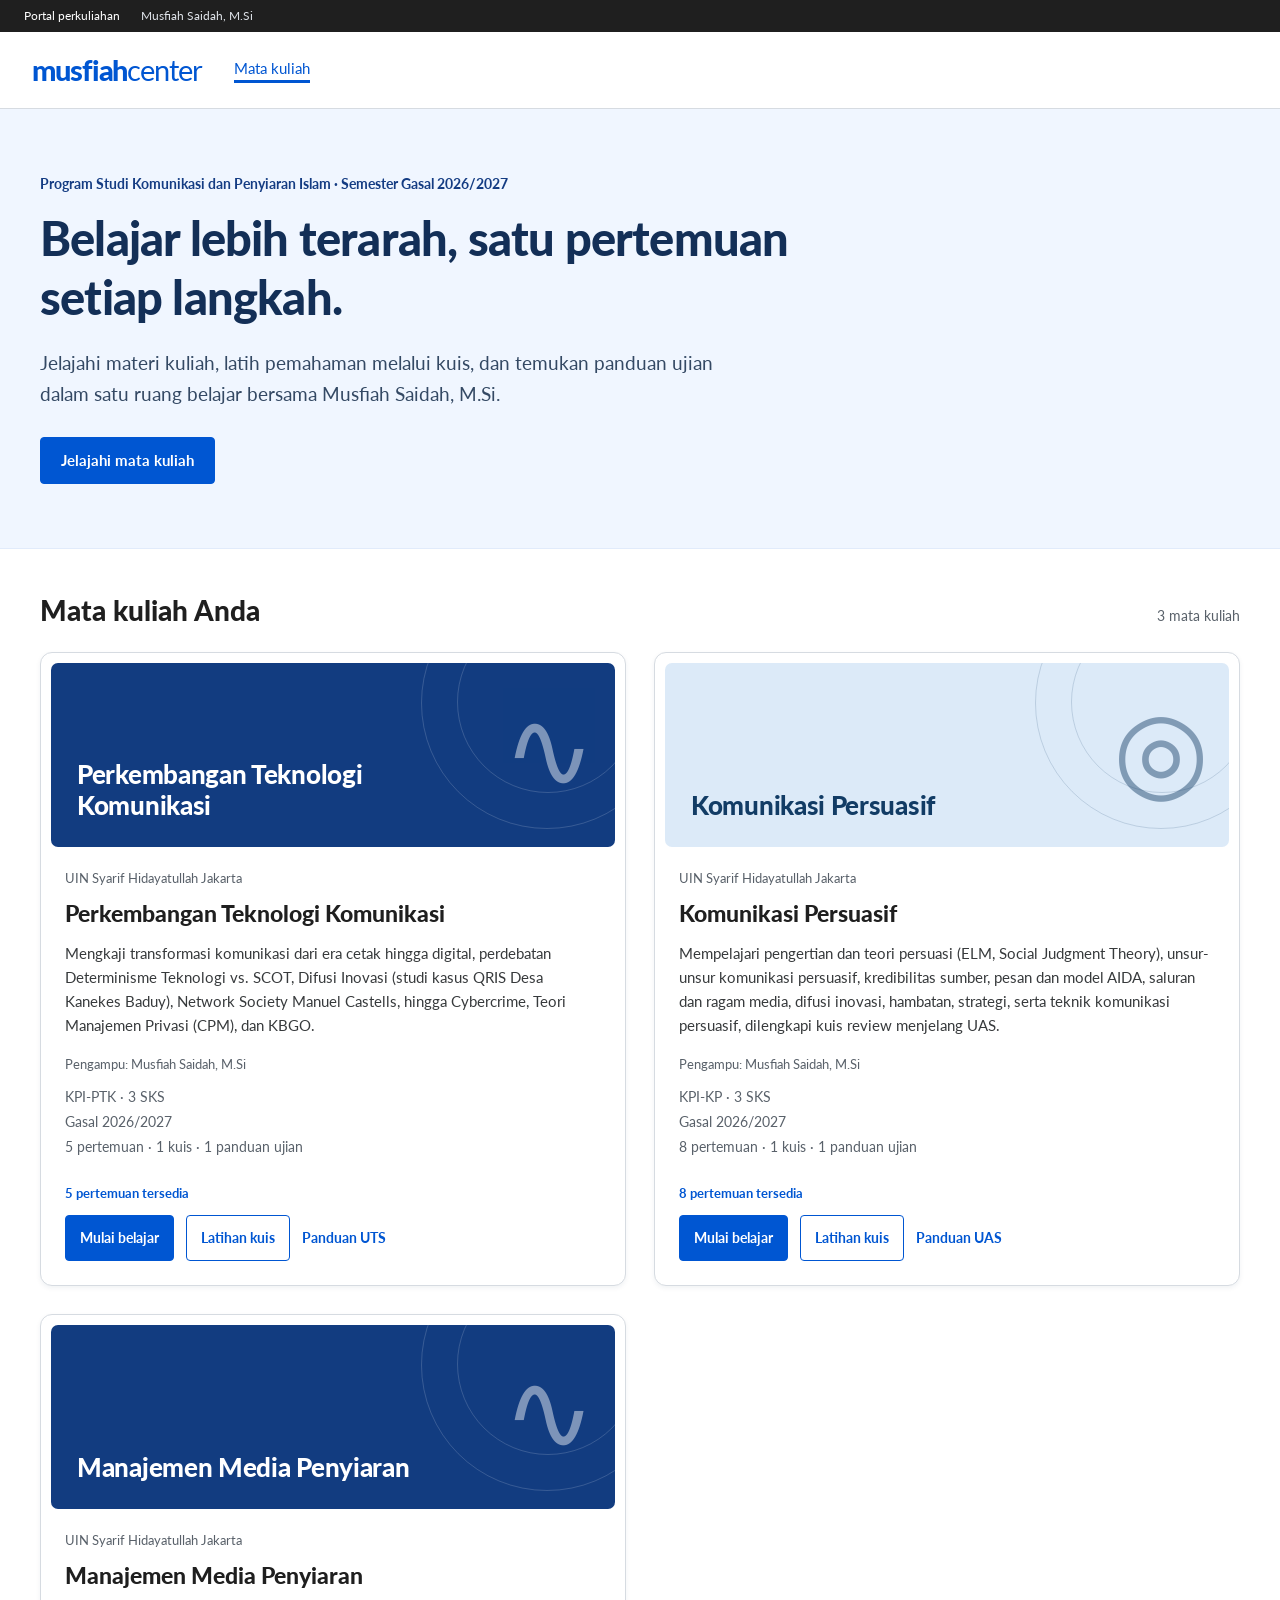
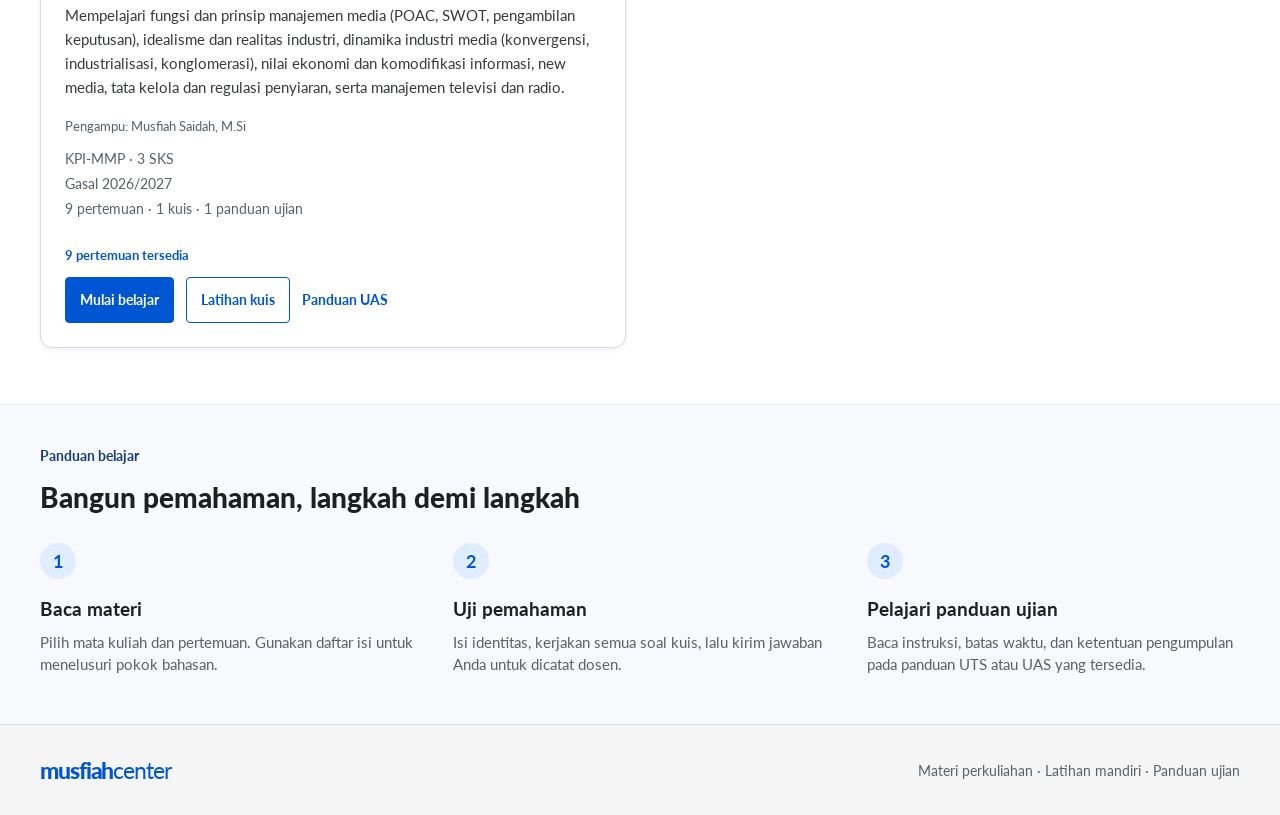
<file: index.html>
<!DOCTYPE html>
<html lang="id">
<head>
    <meta charset="UTF-8">
    <meta name="viewport" content="width=device</head>-width, initial-scale=1.0">
    <meta name="description" content="Materi kuliah, kuis latihan, dan panduan ujian bersama Musfiah Saidah, M.Si.">
    <meta name="theme-color" content="#0056d2">
    <title>Musfiah Center — Portal Perkuliahan</title>
    <link rel="preconnect" href="https://fonts.googleapis.com">
    <link rel="preconnect" href="https://fonts.gstatic.com" crossorigin>
    <link href="https://fonts.googleapis.com/css2?family=Lato:wght@400;700;900&display=swap" rel="stylesheet">
    <link rel="stylesheet" href="assets/css/main.css">
</head>
<body data-view="catalog">
    <a class="skip-link" href="#portal-main-view">Langsung ke konten</a>
    <div class="institution-bar">Portal perkuliahan <span>Musfiah Saidah, M.Si</span></div>
    <header class="site-header">
        <div class="header-inner">
            <button type="button" id="sidebar-toggle" class="menu-toggle" onclick="PortalApp.toggleSidebar()" aria-controls="portal-sidebar" aria-expanded="false" aria-label="Buka navigasi modul" hidden>
                <svg width="22" height="22" fill="none" stroke="currentColor" stroke-width="2" viewBox="0 0 24 24" aria-hidden="true"><path d="M4 6h16M4 12h16M4 18h16"/></svg>
            </button>
            <a class="brand" href="./" onclick="event.preventDefault(); PortalApp.navigateHome()">musfiah<span>center</span></a>
            <nav class="header-nav" aria-label="Navigasi utama">
                <a href="./" onclick="event.preventDefault(); PortalApp.navigateHome()" id="catalog-link">Mata kuliah</a>
            </nav>
        </div>
    </header>
    <div class="portal-workspace">
        <button type="button" id="sidebar-backdrop" class="sidebar-backdrop" onclick="PortalApp.toggleSidebar()" aria-label="Tutup navigasi modul" hidden></button>
        <aside id="portal-sidebar" class="course-sidebar" aria-label="Navigasi mata kuliah" hidden>
            <div class="sidebar-top"><strong>Konten mata kuliah</strong><button type="button" class="sidebar-close" onclick="PortalApp.toggleSidebar()" aria-label="Tutup navigasi modul">×</button></div>
            <nav id="sidebar-curriculum" aria-label="Modul dan evaluasi"></nav>
            <div class="sidebar-footer">Belajar bersama<br><strong>Musfiah Saidah, M.Si</strong></div>
        </aside>
        <main id="portal-main-view" tabindex="-1"><p class="loading-message">Memuat mata kuliah…</p></main>
    </div>
    <footer class="site-footer"><a class="brand" href="./">musfiah<span>center</span></a><p>Materi perkuliahan · Latihan mandiri · Panduan ujian</p></footer>
    <noscript><p>Aktifkan JavaScript untuk membuka materi dan mengerjakan kuis di portal ini.</p></noscript>
    <script src="data/courses-registry.js"></script>
    <script src="data/quiz-config.js"></script>
    <script src="data/courses/perkembangan-teknologi-komunikasi/meetings.js"></script>
    <script src="data/courses/perkembangan-teknologi-komunikasi/quizzes.js"></script>
    <script src="data/courses/perkembangan-teknologi-komunikasi/exams.js"></script>
    <script src="data/courses/komunikasi-persuasif/meetings.js"></script>
    <script src="data/courses/komunikasi-persuasif/quizzes.js"></script>
    <script src="data/courses/komunikasi-persuasif/exams.js"></script>
    <script src="data/courses/manajemen-media-penyiaran/meetings.js"></script>
    <script src="data/courses/manajemen-media-penyiaran/quizzes.js"></script>
    <script src="data/courses/manajemen-media-penyiaran/exams.js"></script>
    <script src="assets/js/components/renderer.js"></script>
    <script src="assets/js/app.js"></script>
</body>
</html>
</file>
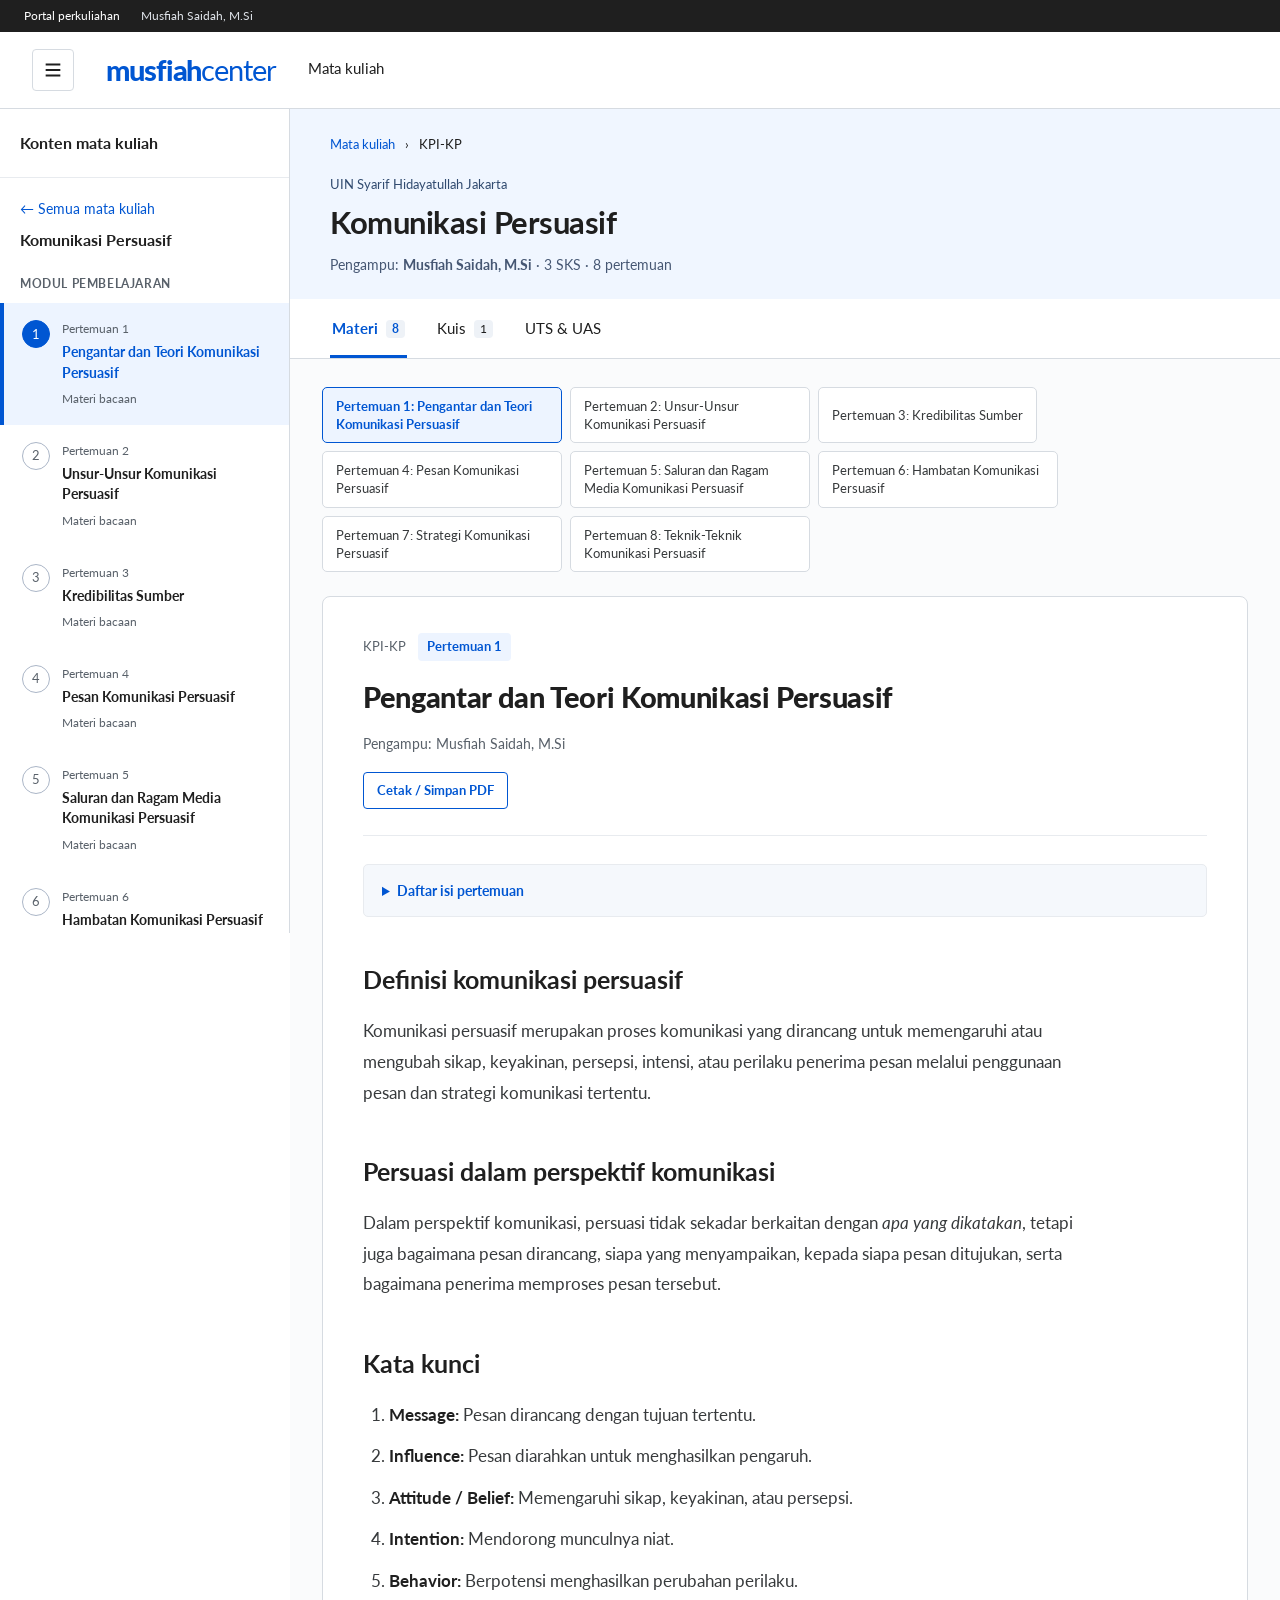
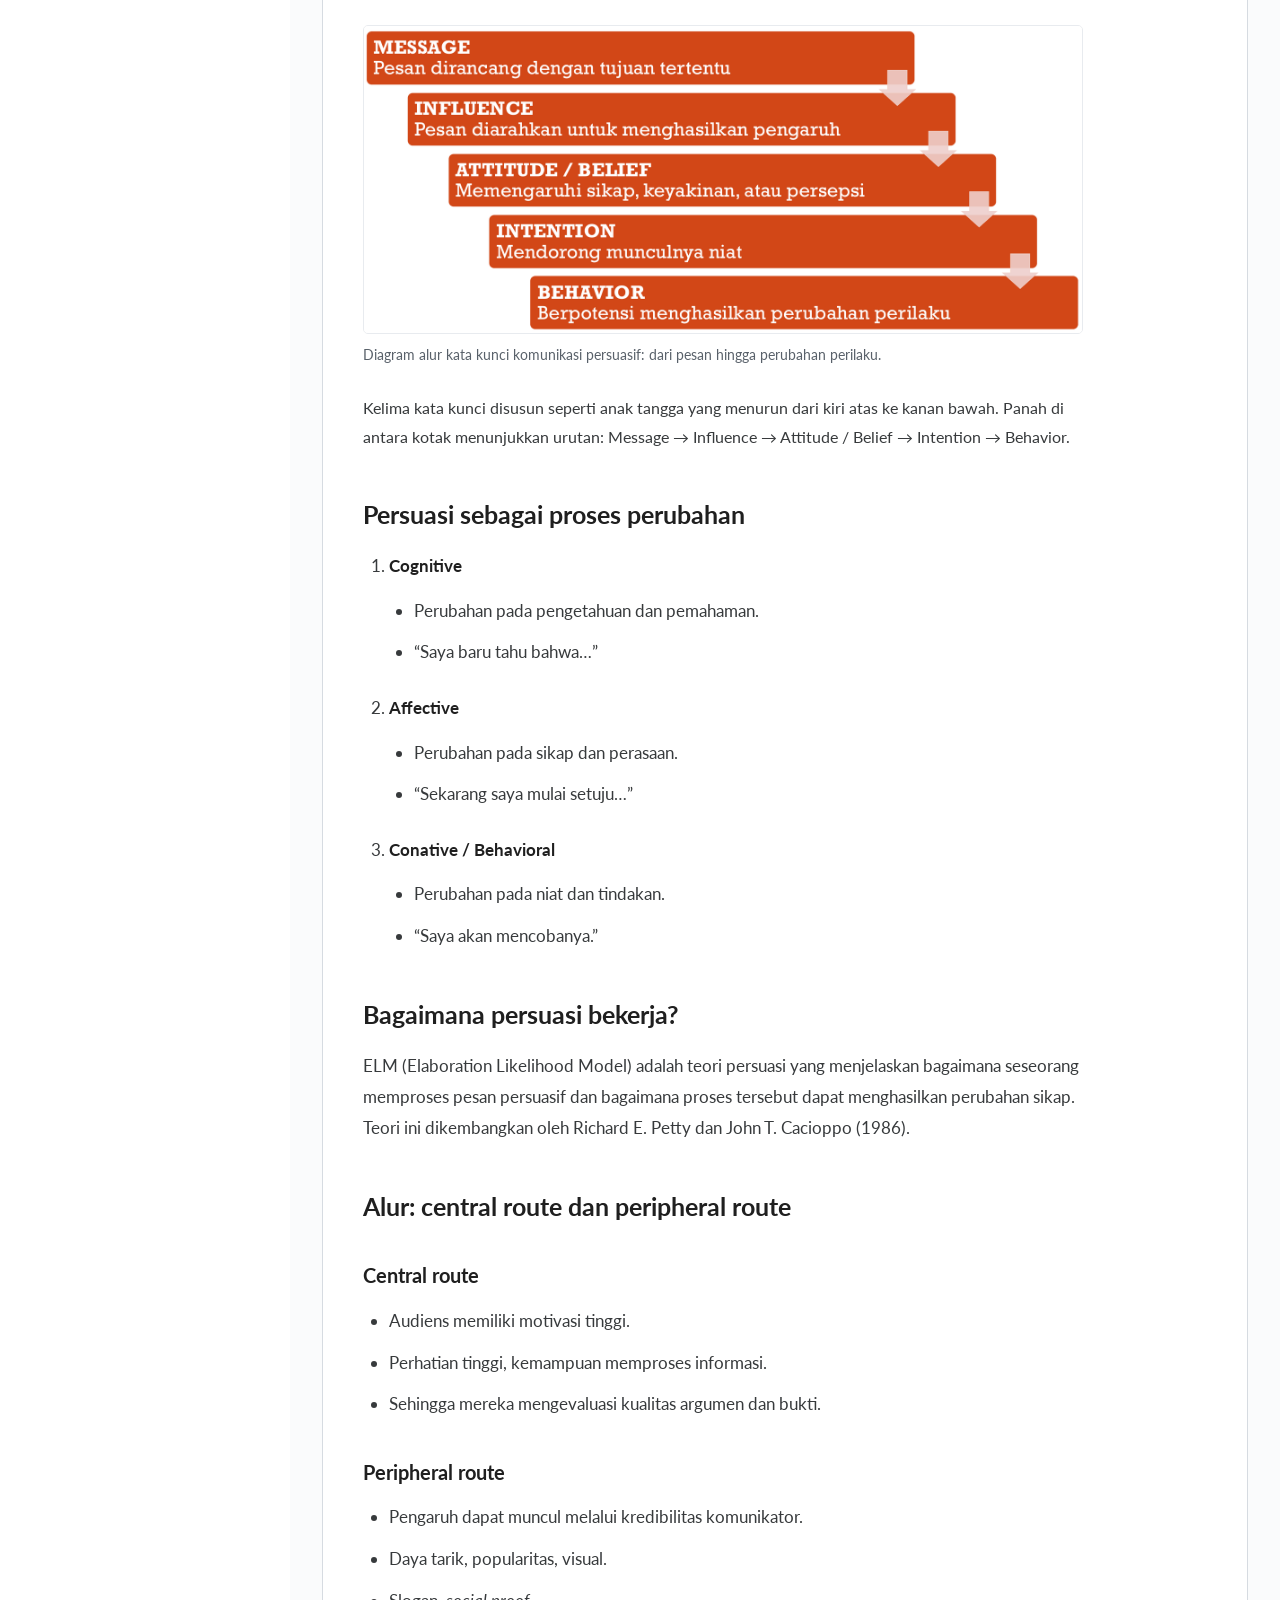
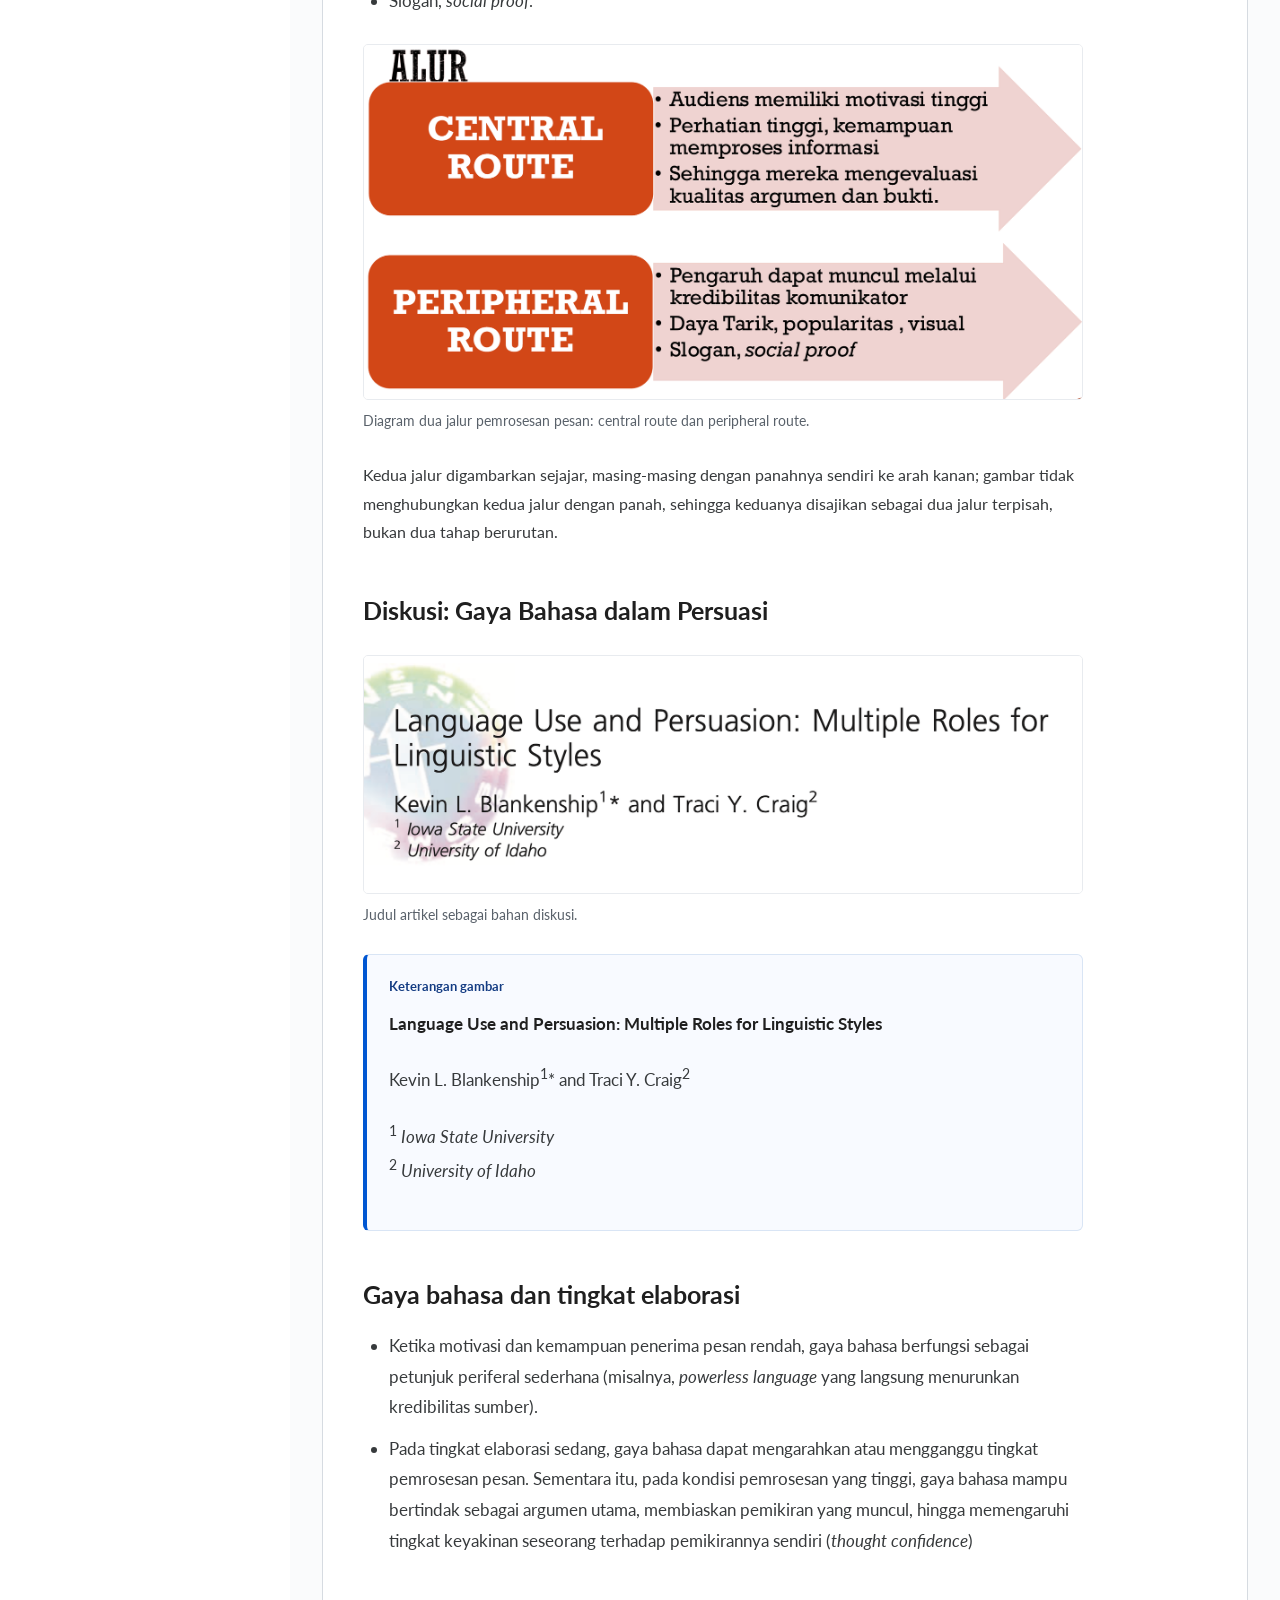
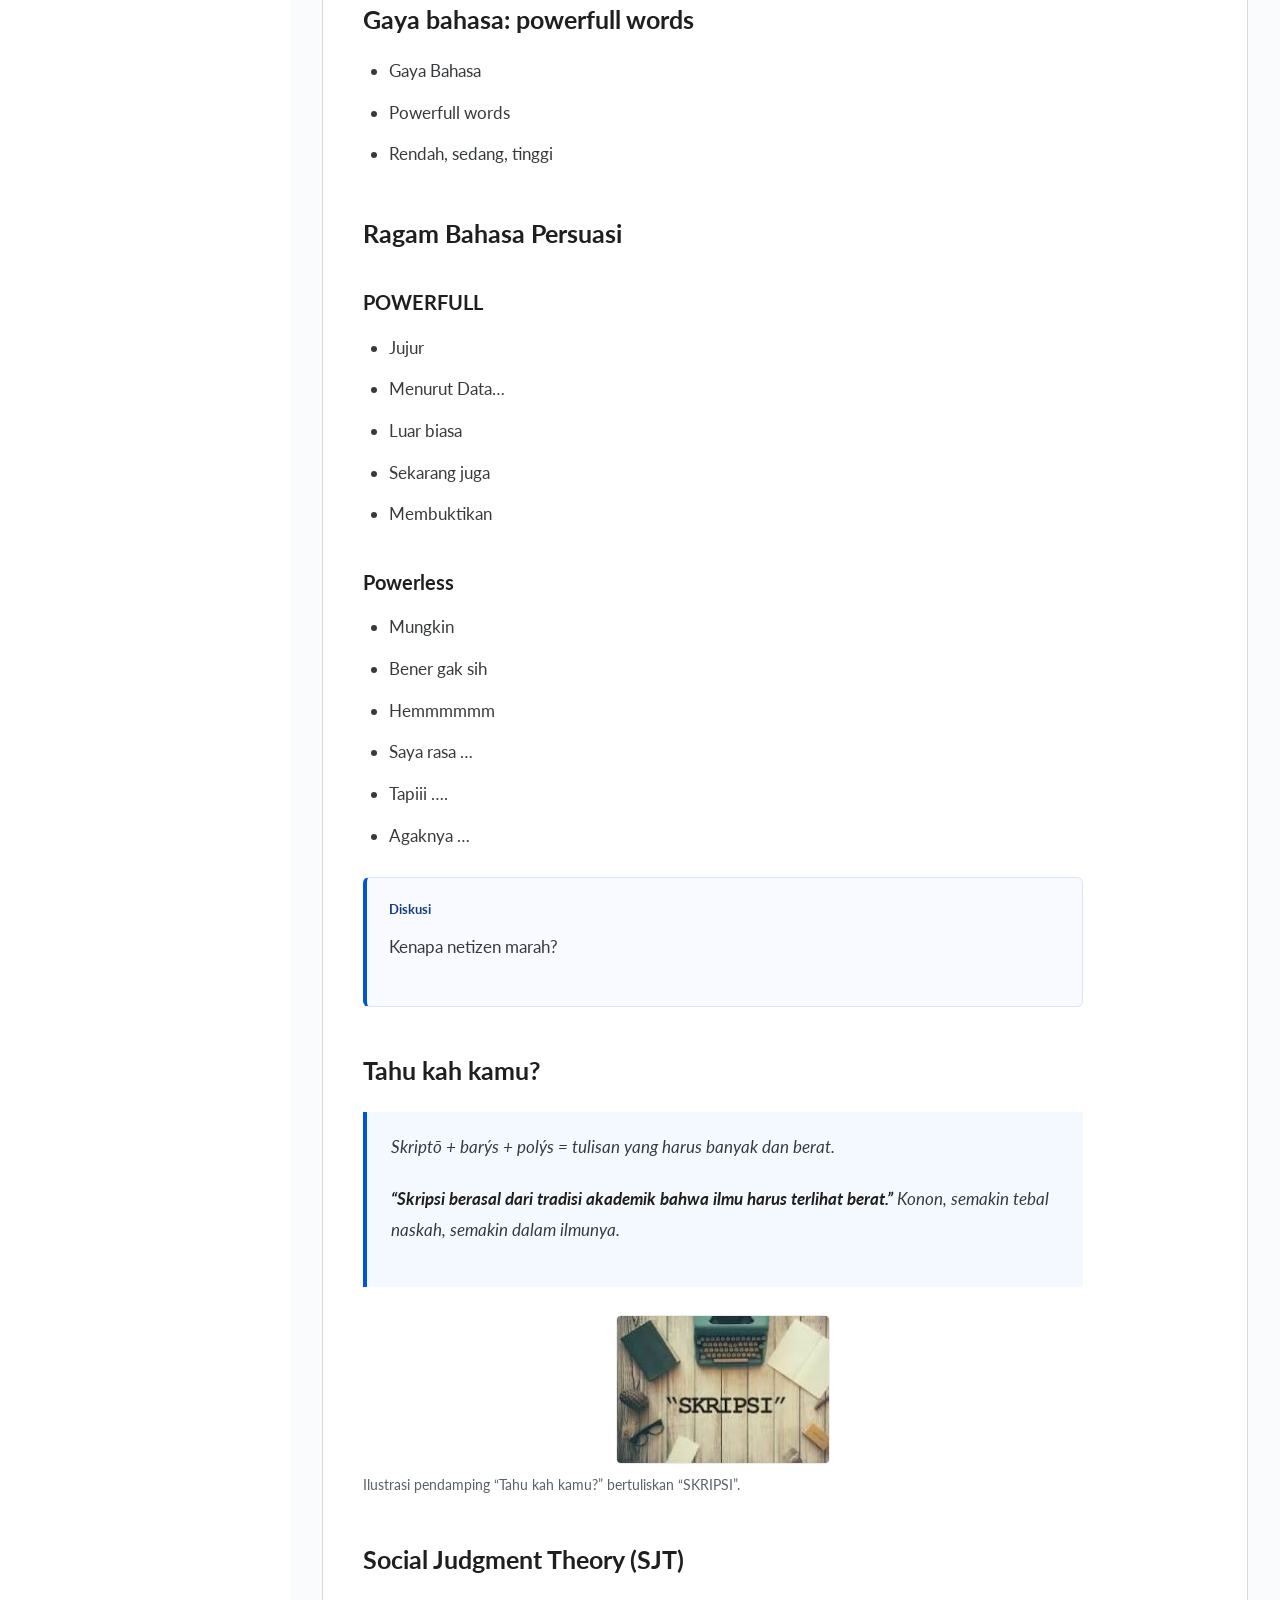
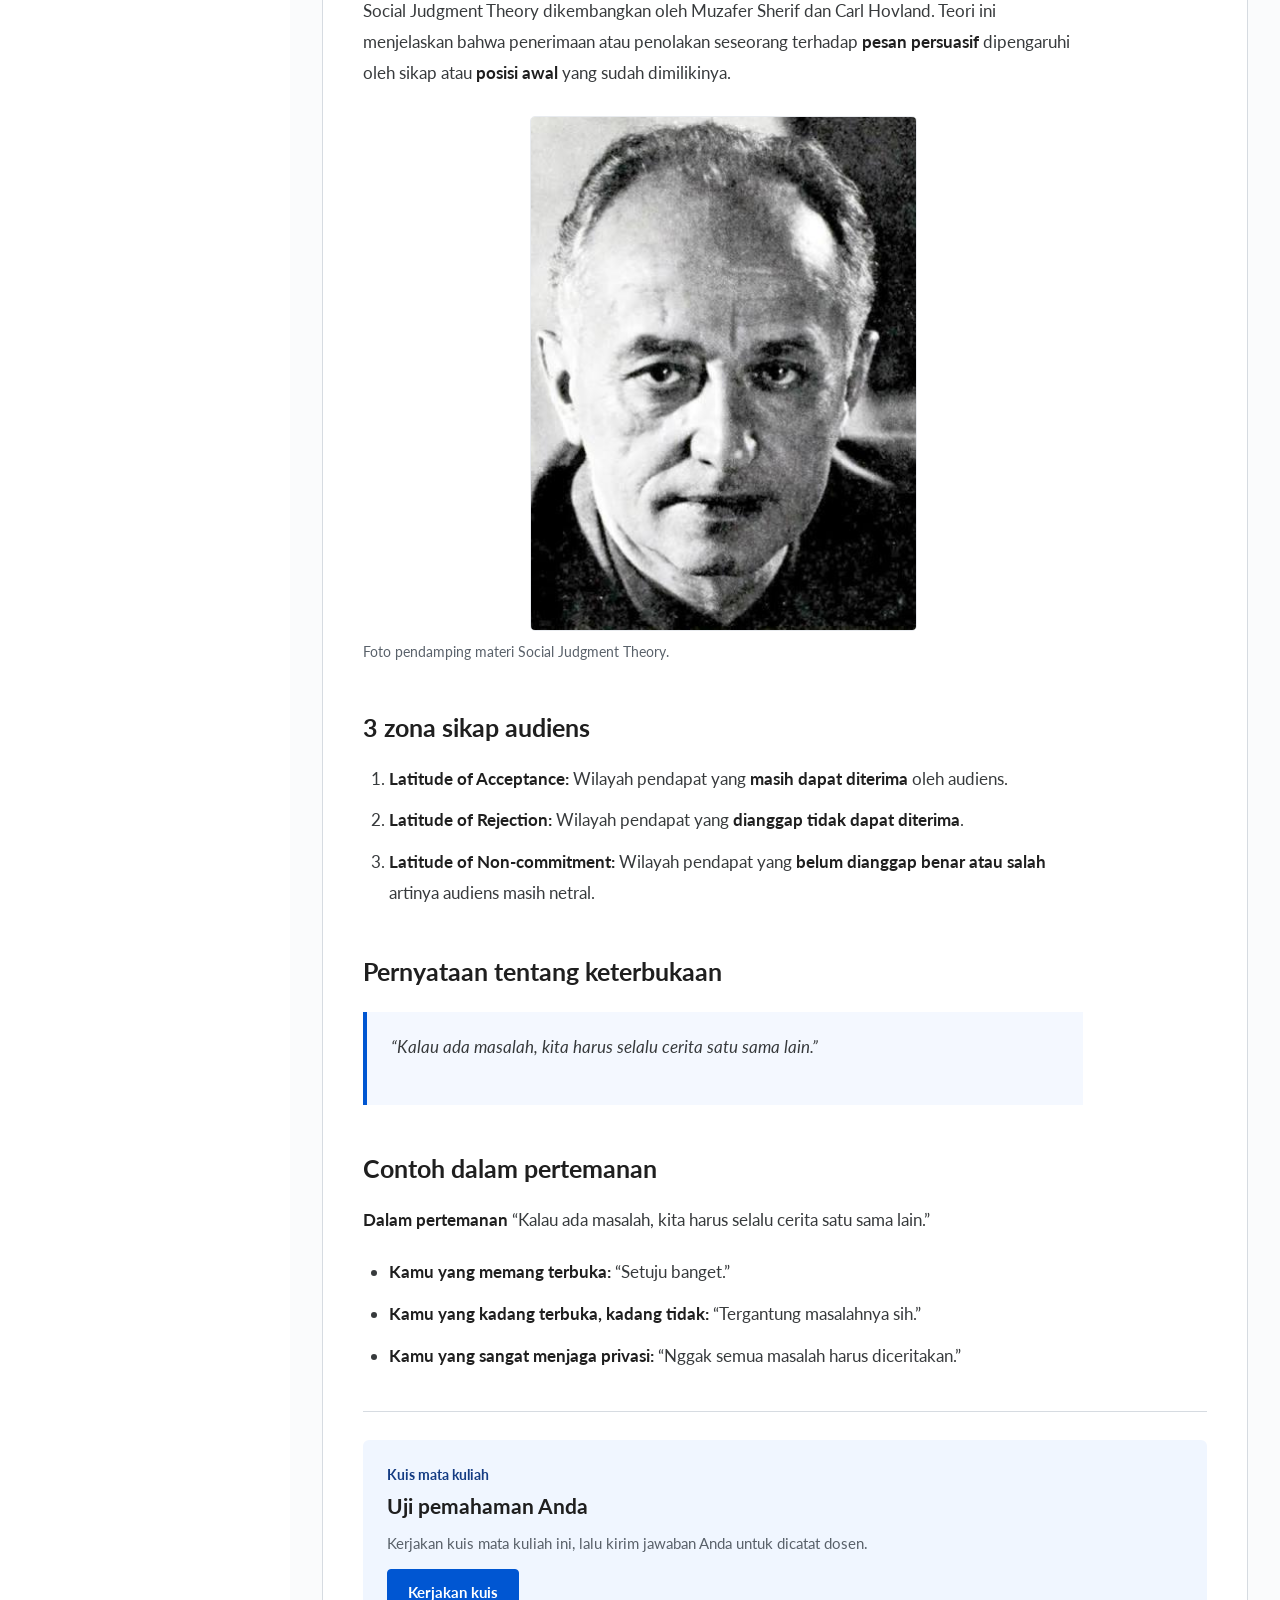
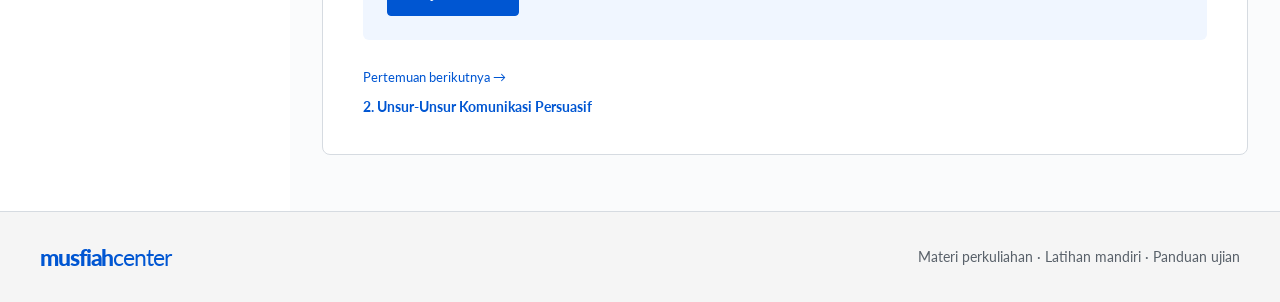
<file: komunikasi-persuasif/index.html>
<!DOCTYPE html>
<html lang="id">
<head>
    <meta charset="UTF-8">
    <meta name="viewport" content="width=device-width, initial-scale=1.0">
    <title>Mengalihkan ke Komunikasi Persuasif...</title>
    <meta http-equiv="refresh" content="0; url=../?course=komunikasi-persuasif">
    <script>
        window.location.replace("../?course=komunikasi-persuasif" + window.location.hash);
    </script>
</head>
<body style="font-family: Georgia, serif; background: #F7F5F0; color: #18181B; padding: 2rem;">
    <p>Mengalihkan ke ruang baca <strong>Komunikasi Persuasif</strong>... <a href="../?course=komunikasi-persuasif">Klik di sini jika tidak beralih otomatis</a>.</p>
</body>
</html>
</file>
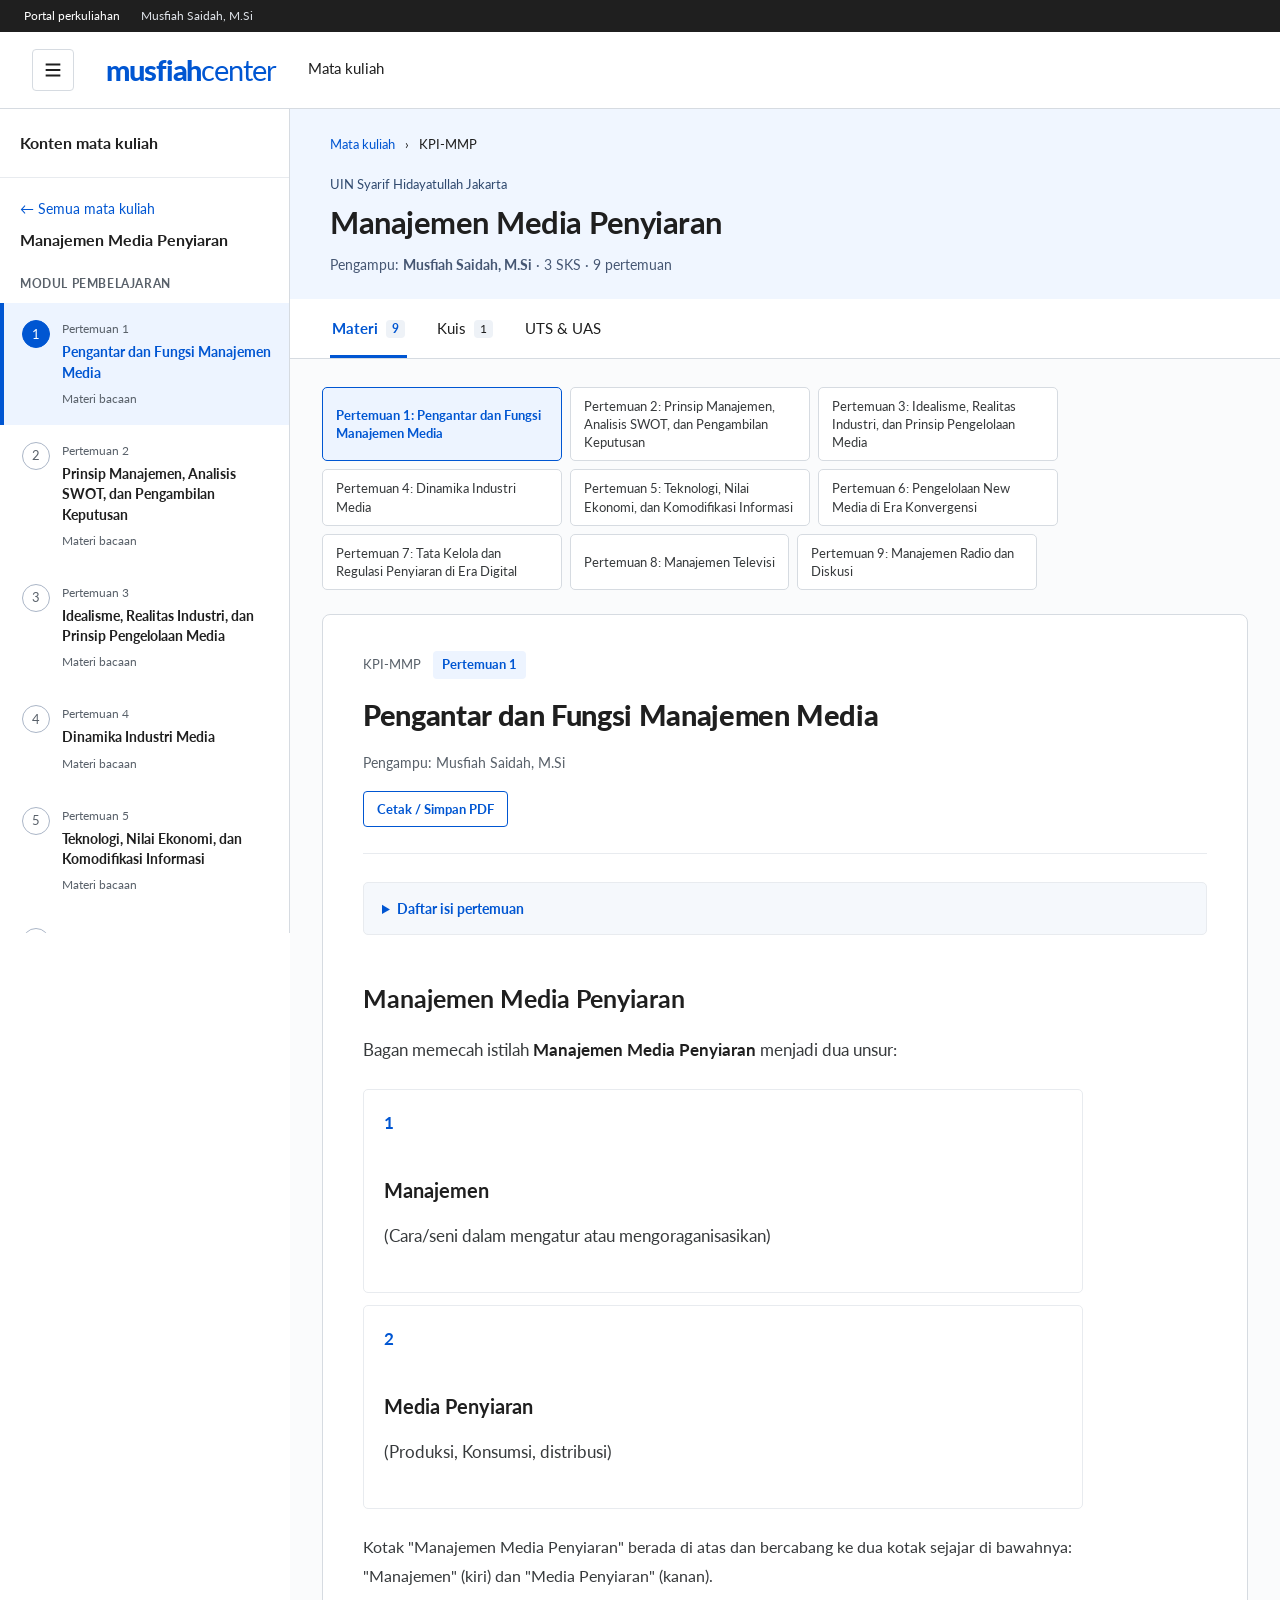
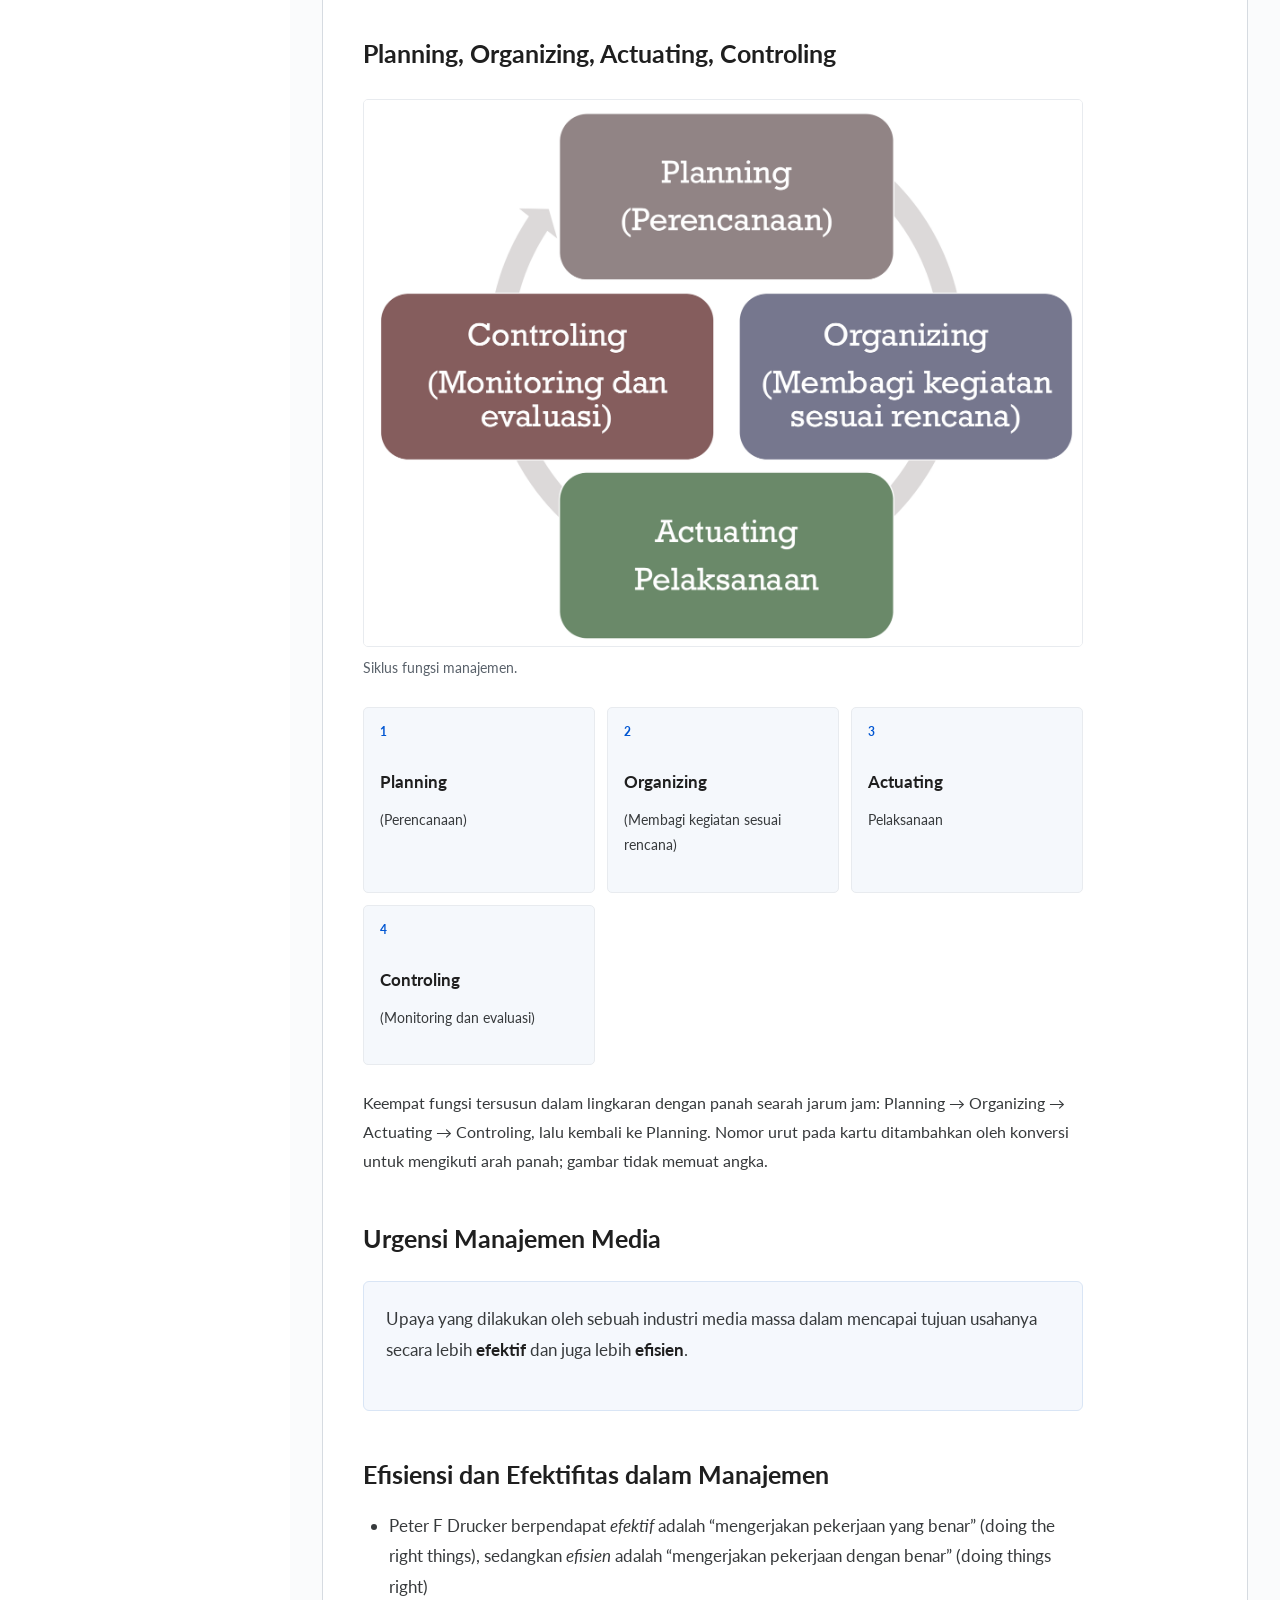
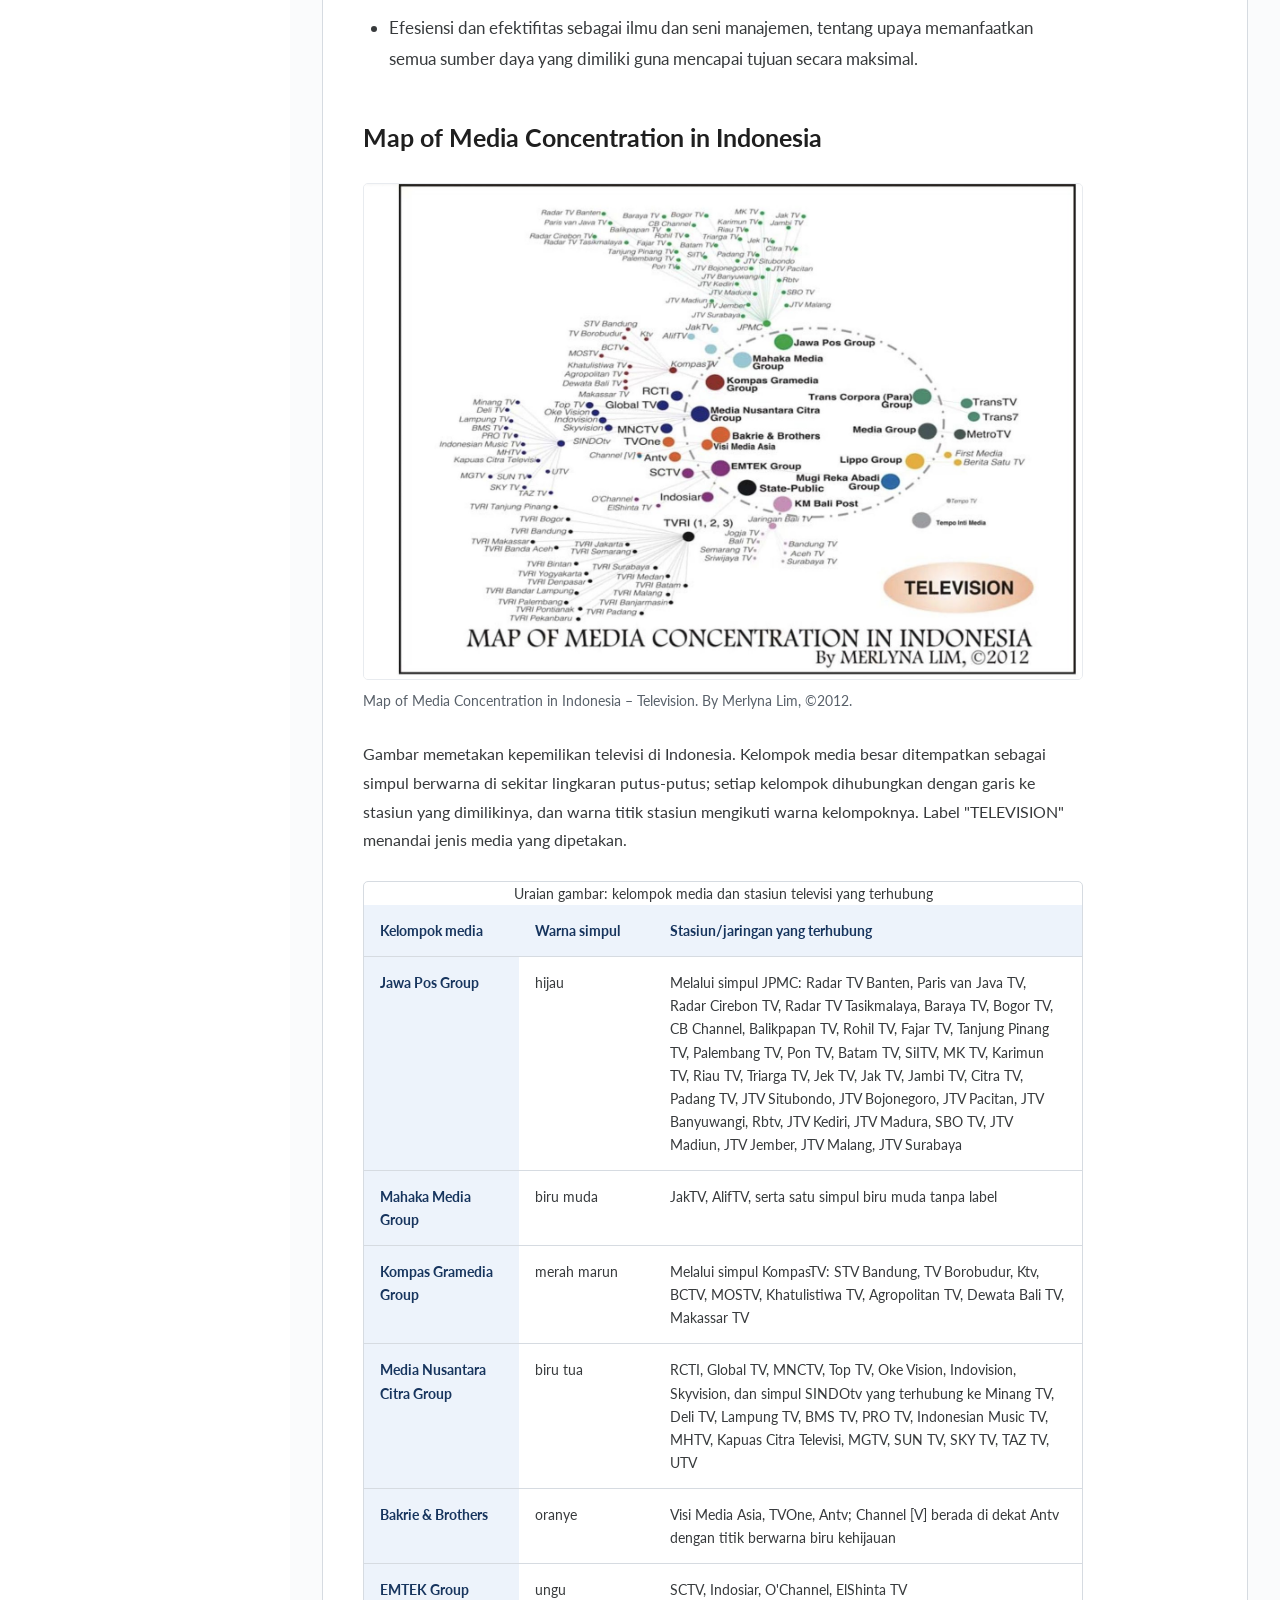
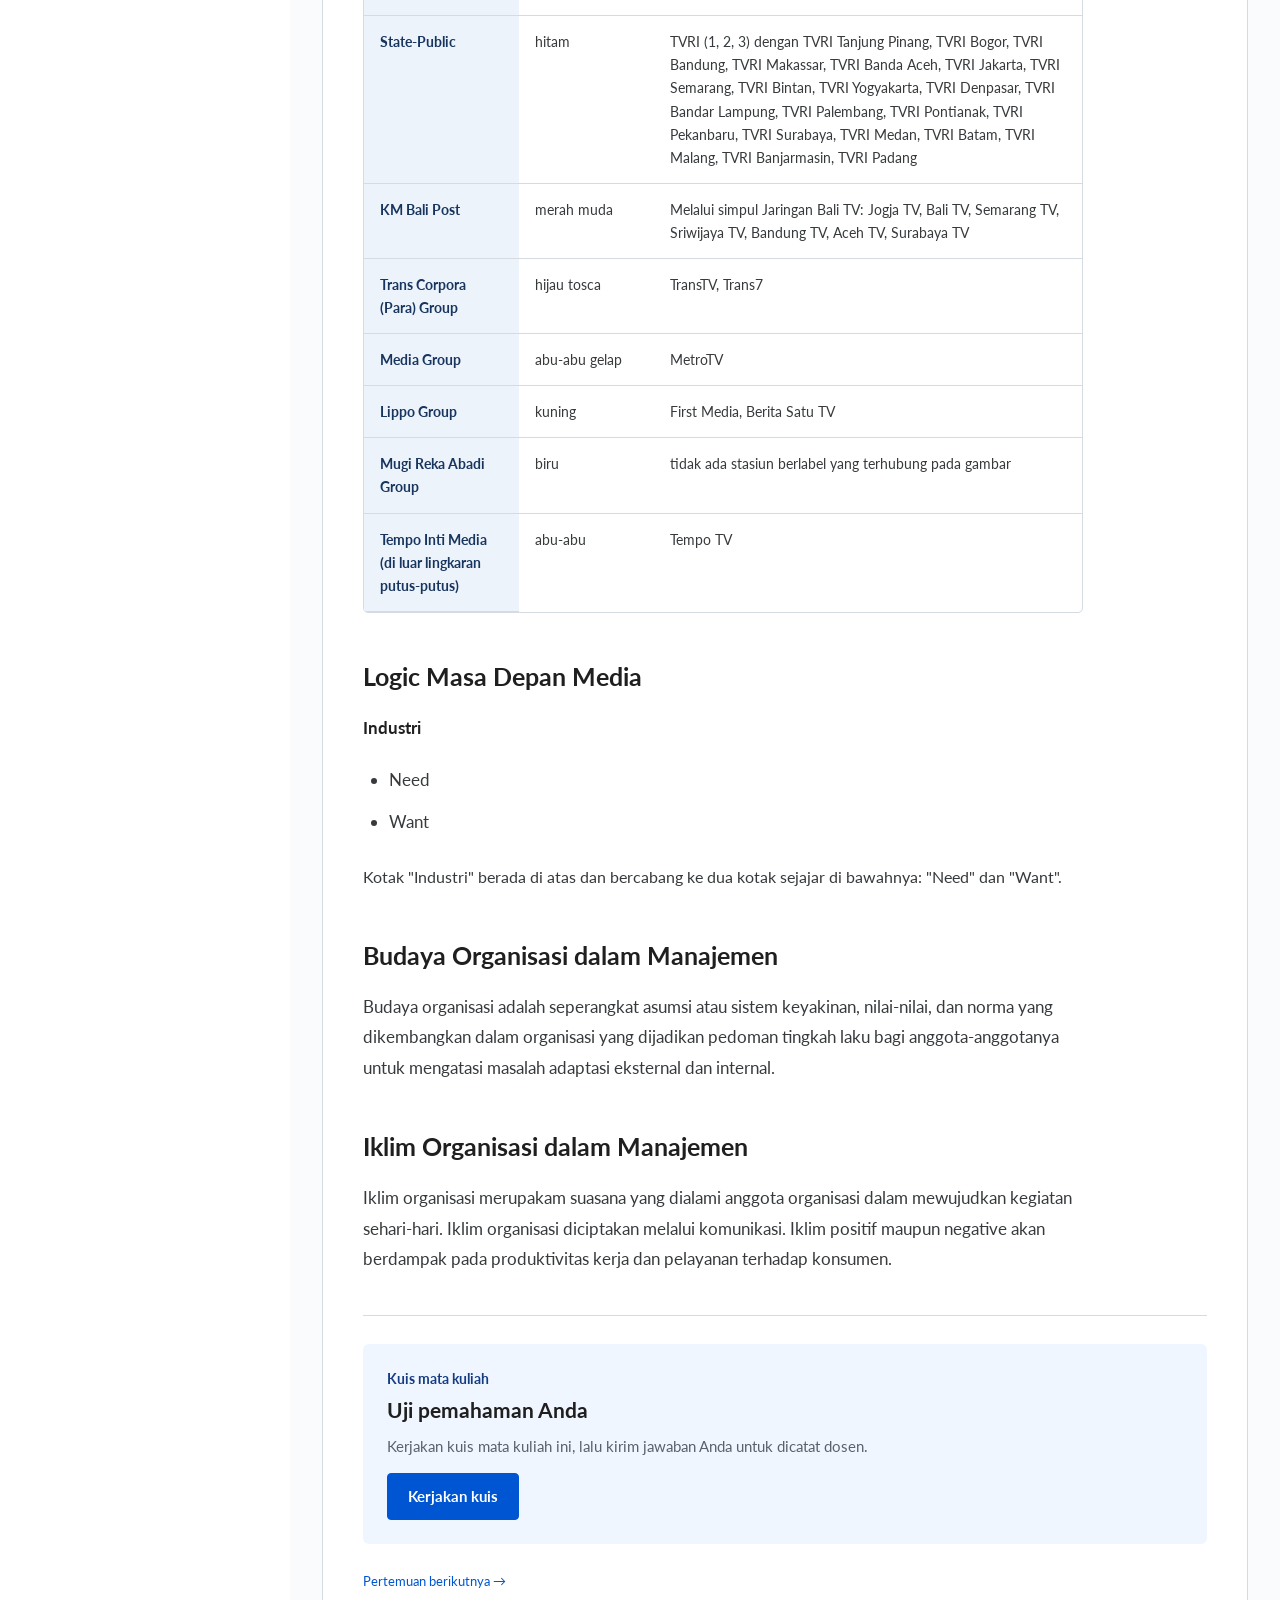
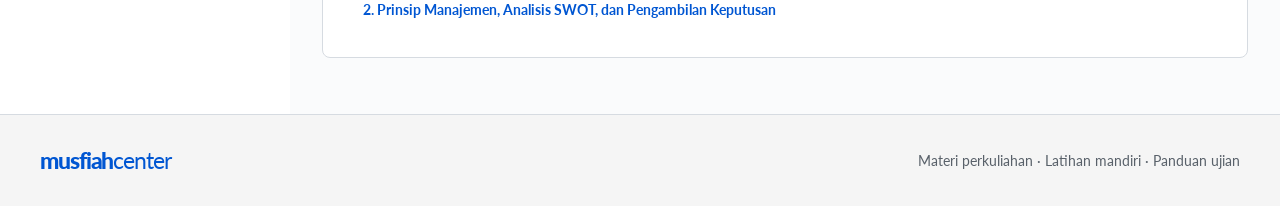
<file: manajemen-media-penyiaran/index.html>
<!DOCTYPE html>
<html lang="id">
<head>
    <meta charset="UTF-8">
    <meta name="viewport" content="width=device-width, initial-scale=1.0">
    <title>Mengalihkan ke Manajemen Media Penyiaran...</title>
    <meta http-equiv="refresh" content="0; url=../?course=manajemen-media-penyiaran">
    <script>
        window.location.replace("../?course=manajemen-media-penyiaran" + window.location.hash);
    </script>
</head>
<body style="font-family: Georgia, serif; background: #F7F5F0; color: #18181B; padding: 2rem;">
    <p>Mengalihkan ke ruang baca <strong>Manajemen Media Penyiaran</strong>... <a href="../?course=manajemen-media-penyiaran">Klik di sini jika tidak beralih otomatis</a>.</p>
</body>
</html>
</file>
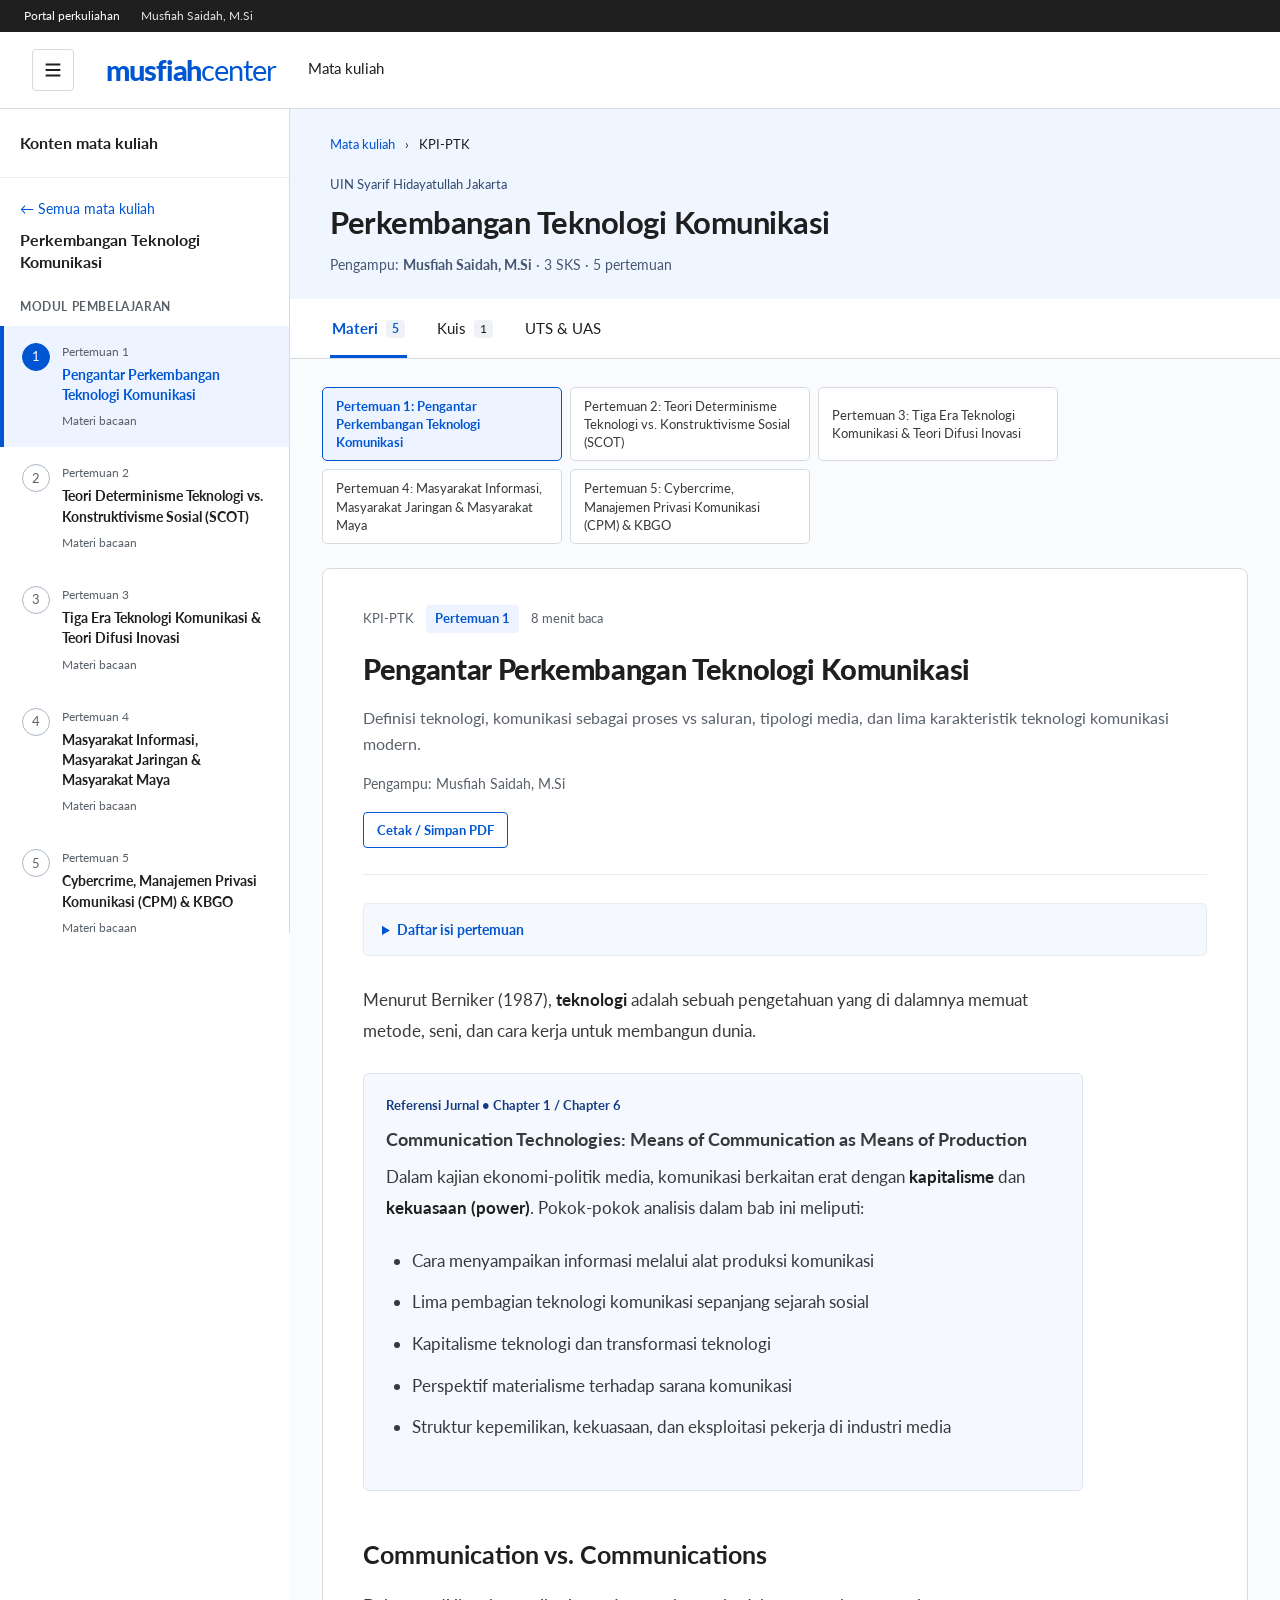
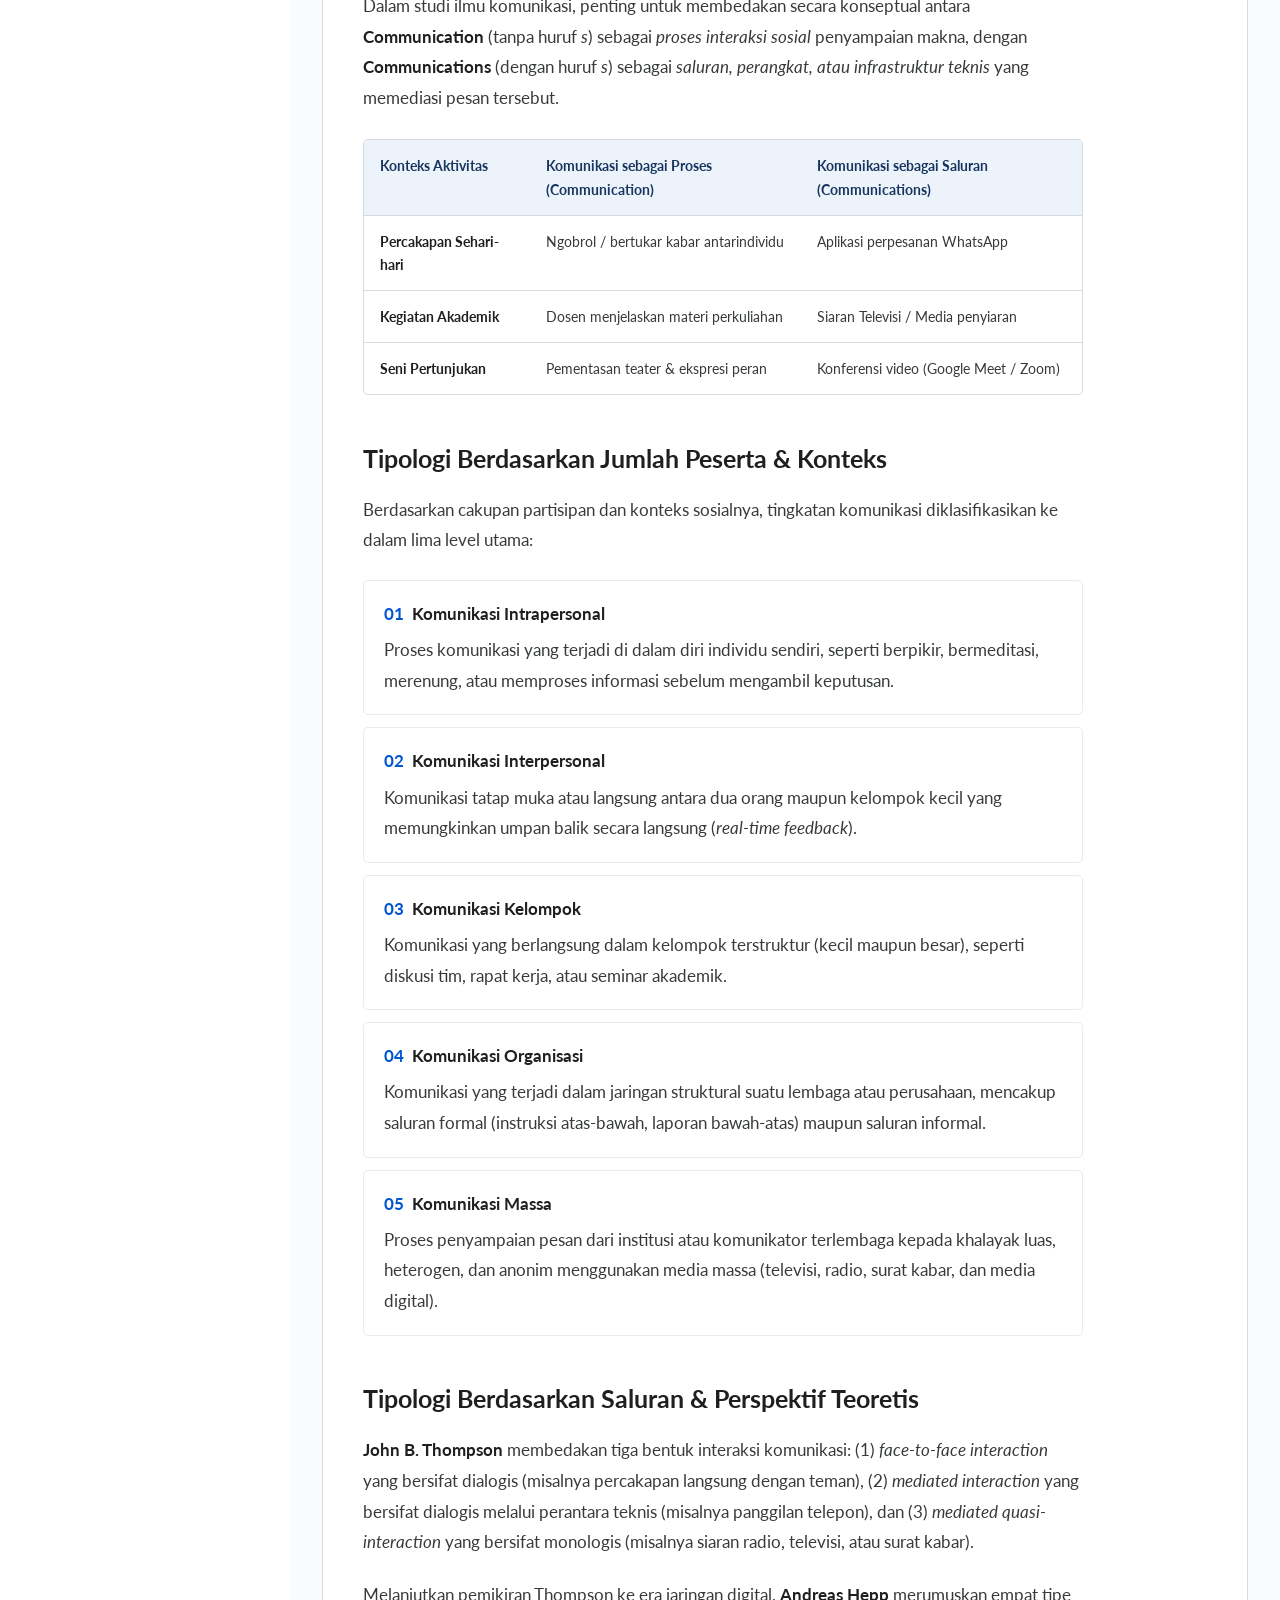
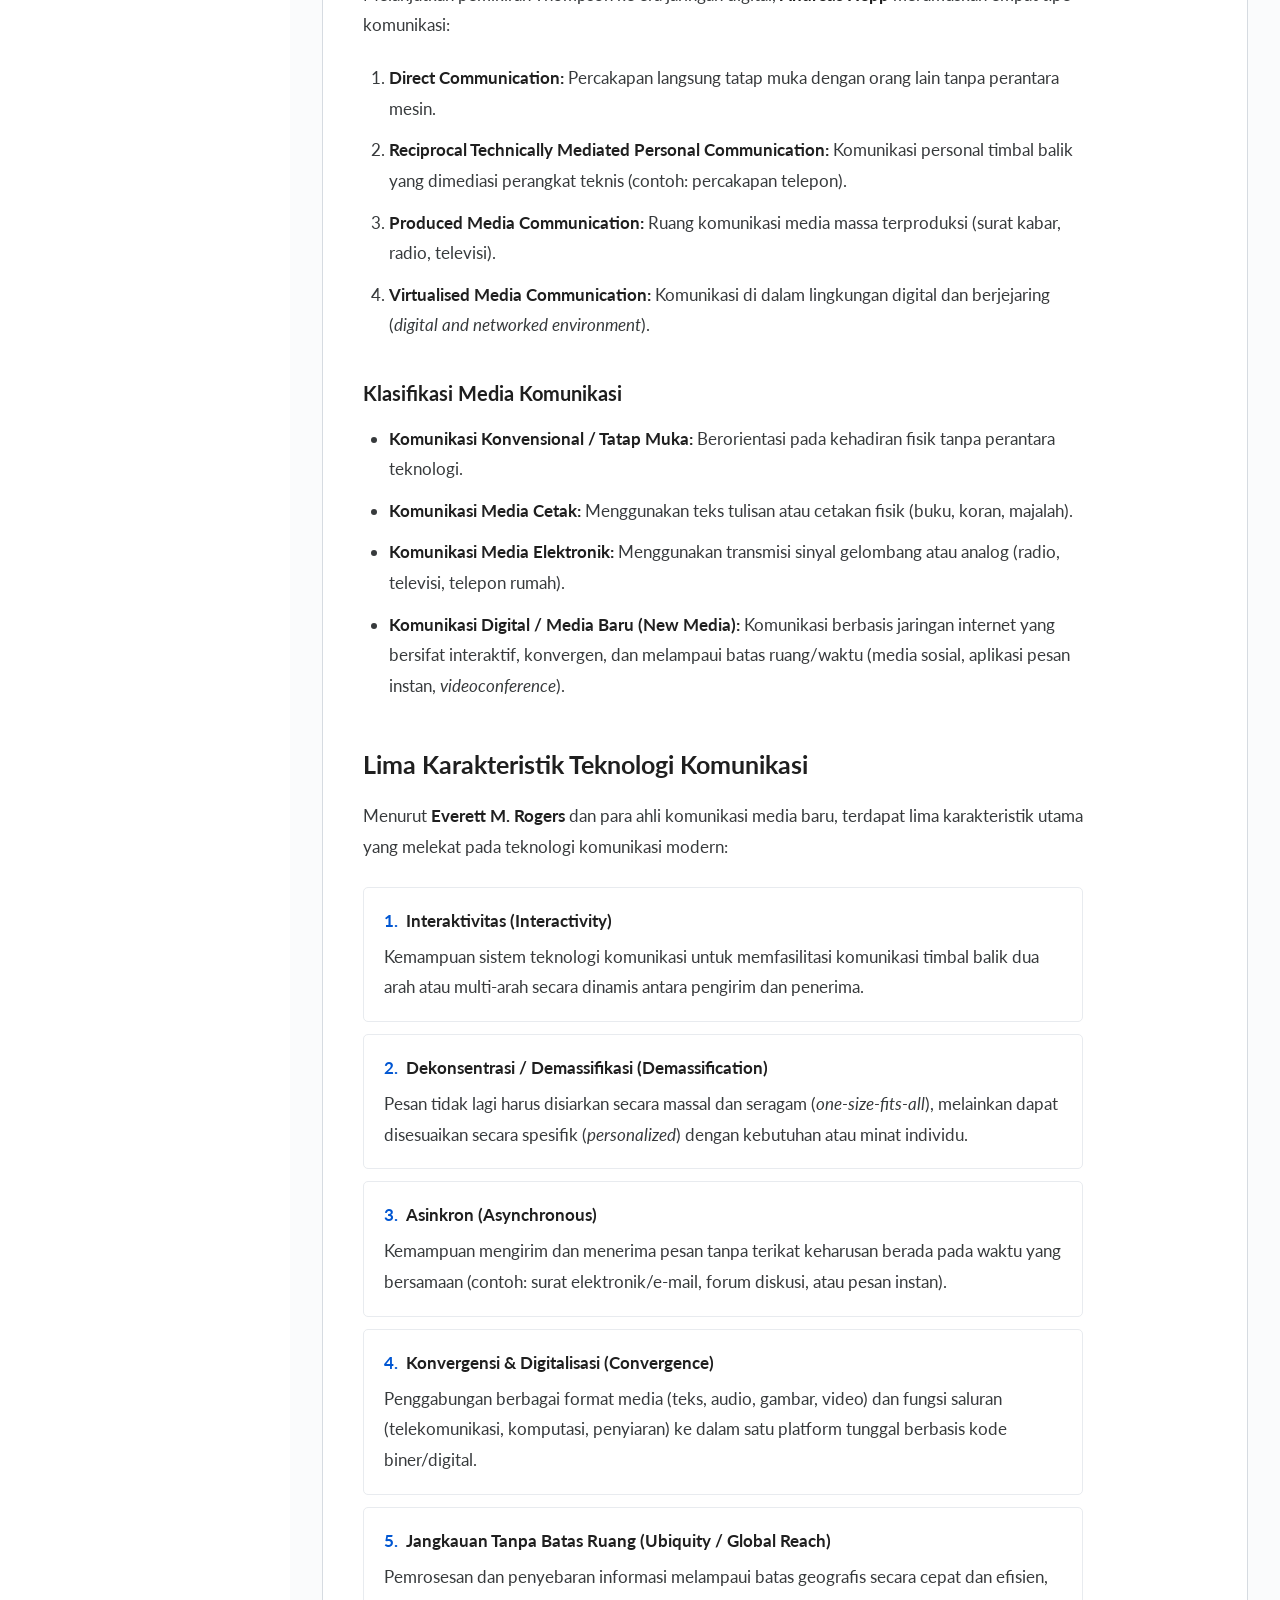
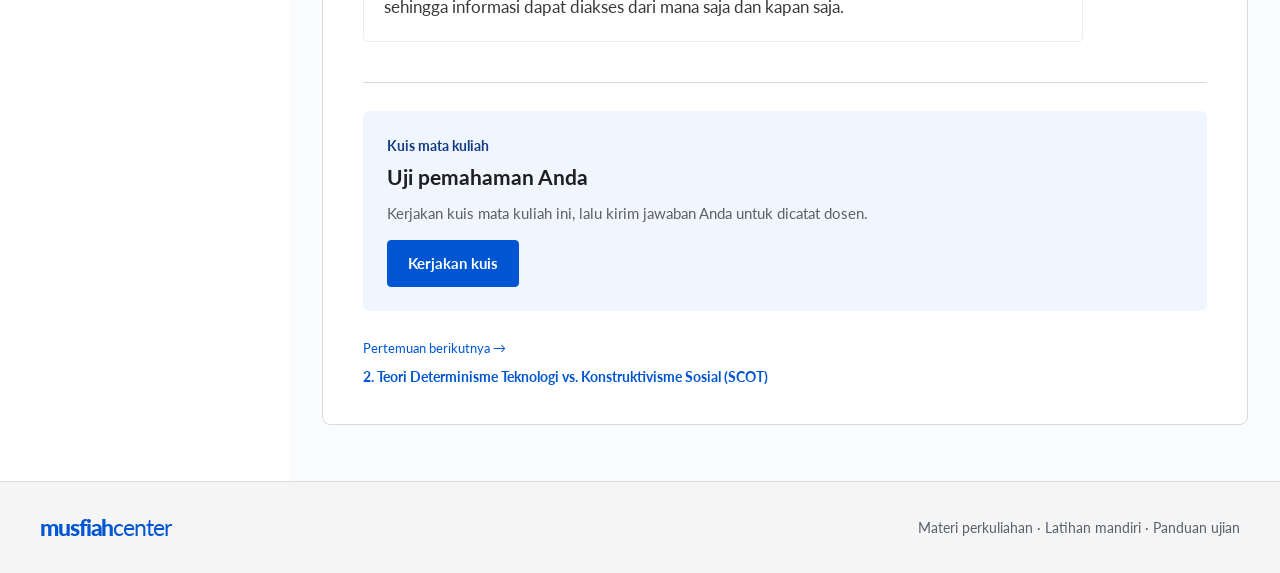
<file: perkembangan-teknologi-komunikasi/index.html>
<!DOCTYPE html>
<html lang="id">
<head>
    <meta charset="UTF-8">
    <meta name="viewport" content="width=device-width, initial-scale=1.0">
    <title>Mengalihkan ke Perkembangan Teknologi Komunikasi...</title>
    <meta http-equiv="refresh" content="0; url=../?course=perkembangan-teknologi-komunikasi">
    <script>
        window.location.replace("../?course=perkembangan-teknologi-komunikasi" + window.location.hash);
    </script>
</head>
<body style="font-family: Georgia, serif; background: #F7F5F0; color: #18181B; padding: 2rem;">
    <p>Mengalihkan ke ruang baca <strong>Perkembangan Teknologi Komunikasi</strong>... <a href="../?course=perkembangan-teknologi-komunikasi">Klik di sini jika tidak beralih otomatis</a>.</p>
</body>
</html>
</file>
<file: assets/css/main.css>
/* Shared learning-platform theme. All application styles are served locally. */
:root {
    --accent-primary: #0056d2;
    --accent-primary-hover: #00419e;
    --accent-soft: #edf4ff;
    --accent-border: #b5d2ff;
    --secondary-accent: #143c83;
    --secondary-soft: #edf4ff;
    --bg-canvas: #fff;
    --bg-surface: #fff;
    --bg-subtle: #f5f7f8;
    --bg-inset: #e8eef7;
    --ink-primary: #1f1f1f;
    --ink-secondary: #373a3c;
    --ink-muted: #59616a;
    --border-subtle: #e8ebef;
    --border-default: #d6dbe1;
    --border-strong: #86909d;
    --status-danger: #a32121;
    --status-danger-bg: #fff4f4;
    --status-danger-border: #ebbbbb;
    --font-sans: 'Lato', Arial, sans-serif;
    --font-display: var(--font-sans);
    --font-mono: var(--font-sans);
    --reading-font: var(--font-sans);
    --reading-size: 1.0625rem;
    --header-height: 76px;
}
* { box-sizing: border-box; }
[hidden] { display: none !important; }
html { font-family: var(--font-sans); color: var(--ink-primary); background: #fff; }
body { margin: 0; font-size: 16px; line-height: 1.5; -webkit-font-smoothing: antialiased; }
button, input, select { font: inherit; }
button { cursor: pointer; }
button, a { -webkit-tap-highlight-color: transparent; }
button { color: inherit; }
a { color: var(--accent-primary); text-underline-offset: 3px; }
button:focus-visible, a:focus-visible, input:focus-visible, summary:focus-visible { outline: 3px solid #0056d2; outline-offset: 3px; }
main:focus { outline: none; }
h1, h2, h3, h4, p { margin-top: 0; }
h1, h2, h3, h4 { line-height: 1.25; }
button, a, h1, h2, h3, p, strong, code { overflow-wrap: anywhere; }
::selection { background: #cce0ff; color: #082e66; }
.skip-link { position: fixed; top: -100px; left: 16px; z-index: 100; background: white; padding: 12px 20px; }
.skip-link:focus { top: 8px; }
.institution-bar { background: #1f1f1f; color: white; padding: 7px max(24px, calc((100vw - 1360px) / 2)); font-size: 12px; }
.institution-bar span { margin-left: 18px; color: #e1e5eb; }
.site-header { position: sticky; top: 0; background: white; border-bottom: 1px solid var(--border-default); z-index: 30; }
.header-inner { max-width: 1440px; min-height: var(--header-height); margin: auto; padding: 12px 32px; display: flex; align-items: center; gap: 32px; }
.brand { font-size: 29px; font-weight: 900; color: var(--accent-primary); letter-spacing: -1.1px; text-decoration: none; white-space: nowrap; }
.brand span { font-weight: 400; }
.header-nav { display: flex; align-items: center; align-self: stretch; }
.header-nav a { display: flex; align-items: center; text-decoration: none; font-size: 15px; color: var(--ink-primary); border-bottom: 3px solid transparent; }
.header-nav a[aria-current="page"], .header-nav a:hover { color: var(--accent-primary); border-color: var(--accent-primary); }
.menu-toggle, .sidebar-close { display: inline-flex; align-items: center; justify-content: center; background: white; border: 1px solid var(--border-default); border-radius: 4px; padding: 9px; }
.menu-toggle:hover { background: var(--accent-soft); }
.portal-workspace { display: flex; min-height: calc(100vh - 165px); }
#portal-main-view { min-width: 0; flex: 1; }
.loading-message { padding: 48px; }
.site-footer { border-top: 1px solid var(--border-default); padding: 28px 40px; display: flex; align-items: center; justify-content: space-between; gap: 20px; background: #f5f5f5; }
.site-footer .brand { font-size: 23px; }
.site-footer p { margin: 0; font-size: 14px; color: var(--ink-muted); }
.button { display: inline-flex; align-items: center; justify-content: center; gap: 8px; font-weight: 700; font-size: 15px; line-height: 1.4; padding: 12px 20px; min-height: 46px; border: 1px solid transparent; border-radius: 4px; text-decoration: none; transition: background-color .15s, border-color .15s; }
.button-primary { color: white; background: var(--accent-primary); border-color: var(--accent-primary); }
.button-primary:hover { background: var(--accent-primary-hover); border-color: var(--accent-primary-hover); }
.button-secondary { background: white; color: var(--accent-primary); border-color: var(--accent-primary); }
.button-secondary:hover { background: var(--accent-soft); }
.button-text { padding: 0; min-height: auto; color: var(--accent-primary); background: none; border: 0; text-align: left; }
.button-text:hover { text-decoration: underline; }
.eyebrow { font-size: 14px; font-weight: 700; color: var(--secondary-accent); margin-bottom: 14px; }
.catalog-hero { background: #f0f6ff; padding: 64px max(32px, calc((100% - 1200px) / 2)); border-bottom: 1px solid #e1ebfb; }
.catalog-hero h1 { font-size: clamp(34px, 3.7vw, 50px); font-weight: 900; letter-spacing: -.8px; max-width: 760px; margin-bottom: 22px; color: #132f57; }
.hero-copy { max-width: 680px; font-size: 19px; line-height: 1.6; margin-bottom: 28px; color: #344964; }
.catalog-section { max-width: 1264px; margin: auto; padding: 44px 32px 56px; scroll-margin-top: 100px; }
.section-heading { display: flex; justify-content: space-between; align-items: baseline; gap: 20px; margin-bottom: 24px; }
.section-heading h2 { font-size: 28px; margin-bottom: 0; font-weight: 900; }
.section-heading > p { font-size: 14px; color: var(--ink-muted); margin: 0; white-space: nowrap; }
.course-grid { display: grid; grid-template-columns: repeat(2, minmax(0, 1fr)); gap: 28px; align-items: stretch; }
.course-card { min-width: 0; padding: 10px; background: white; border: 1px solid var(--border-default); border-radius: 12px; display: flex; flex-direction: column; box-shadow: 0 2px 5px #102c5010; transition: box-shadow .2s, border-color .2s; }
.course-card:hover { box-shadow: 0 5px 18px #102c501a; border-color: #97b3d7; }
.course-cover { position: relative; min-height: 184px; padding: 26px; border-radius: 7px; overflow: hidden; display: flex; align-items: flex-end; isolation: isolate; }
.cover-1 { background: #123c80; color: white; }
.cover-2 { background: #dceaf8; color: #123c65; }
.course-cover::before, .course-cover::after { content: ''; position: absolute; width: 180px; height: 180px; border: 1px solid currentColor; border-radius: 50%; opacity: .16; right: -24px; top: -52px; z-index: -1; }
.course-cover::after { width: 250px; height: 250px; top: -86px; right: -58px; }
.cover-subject { max-width: 75%; font-size: 26px; font-weight: 900; line-height: 1.2; letter-spacing: -.3px; }
.cover-symbol { position: absolute; right: 20px; top: 32px; font-family: Arial, sans-serif; font-size: 110px; line-height: 1; opacity: .45; z-index: -1; }
.course-card-body { padding: 22px 14px 14px; display: flex; flex: 1; flex-direction: column; }
.course-provider { color: var(--ink-muted); font-size: 13px; margin-bottom: 10px; }
.course-card-title { margin-bottom: 12px; }
.course-card-title .button { font-size: 23px; font-weight: 900; line-height: 1.3; color: var(--ink-primary); }
.course-description { color: var(--ink-secondary); font-size: 15px; line-height: 1.6; margin-bottom: 18px; }
.course-facts { list-style: none; padding: 0; margin: 0 0 24px; color: var(--ink-muted); font-size: 14px; line-height: 1.8; }
.course-card-footer { margin-top: auto; display: flex; align-items: center; flex-wrap: wrap; gap: 12px; }
.course-card-footer > .badge { flex-basis: 100%; width: fit-content; background: transparent; padding: 0; font-size: 13px; }
.course-card-footer .button { font-size: 14px; padding: 10px 14px; }
.course-card-footer .button-text { padding: 5px 0; }
.badge { display: inline-block; background: var(--accent-soft); color: var(--accent-primary); font-size: 13px; font-weight: 700; border-radius: 4px; padding: 4px 9px; }
.badge-muted { color: var(--ink-muted); background: #f0f2f4; }
.learning-guide { background: #f7f9fc; border-top: 1px solid var(--border-subtle); padding: 40px max(32px, calc((100% - 1200px) / 2)) 48px; }
.guide-grid { display: grid; grid-template-columns: repeat(3, minmax(0, 1fr)); gap: 40px; }
.guide-item .badge { width: 36px; height: 36px; text-align: center; padding: 5px; font-size: 18px; background: #e0ecff; margin: 4px 0 18px; border-radius: 50%; }
.guide-item h3 { font-size: 19px; margin-bottom: 10px; }
.guide-item p { font-size: 15px; color: var(--ink-muted); margin-bottom: 0; }
/* Course workspace: persistent module navigation and a separate reading canvas. */
.course-sidebar { width: 290px; flex-shrink: 0; border-right: 1px solid var(--border-default); background: white; position: sticky; top: var(--header-height); height: calc(100dvh - var(--header-height)); overflow-y: auto; align-self: flex-start; }
.sidebar-top { padding: 22px 20px; border-bottom: 1px solid var(--border-subtle); display: flex; align-items: center; justify-content: space-between; font-size: 16px; }
.sidebar-close { display: none; font-size: 24px; padding: 0 10px; }
.sidebar-back { display: block; padding: 20px 20px 10px; font-size: 14px; text-decoration: none; }
.sidebar-course-name { padding: 0 20px; font-size: 16px; line-height: 1.4; font-weight: 700; margin-bottom: 24px; }
.sidebar-label { font-weight: 700; color: var(--ink-muted); font-size: 12px; text-transform: uppercase; letter-spacing: .6px; padding: 0 20px; margin: 22px 0 10px; }
.module-list { list-style: none; margin: 0; padding: 0; }
.module-link { display: flex; gap: 12px; width: 100%; text-align: left; padding: 17px 18px; border: 0; border-left: 4px solid transparent; background: white; }
.module-link:hover, .sidebar-evaluations button:hover { background: #f5f8fc; }
.module-link[aria-current="page"] { background: #edf4ff; border-left-color: var(--accent-primary); }
.module-number { display: inline-flex; align-items: center; justify-content: center; width: 28px; height: 28px; border: 1px solid #abb6c7; border-radius: 50%; flex-shrink: 0; color: var(--ink-muted); font-size: 13px; }
.module-link[aria-current="page"] .module-number { color: white; background: var(--accent-primary); border-color: var(--accent-primary); }
.module-link small { display: block; color: var(--ink-muted); font-size: 12px; line-height: 1.5; }
.module-link strong { display: block; font-size: 14px; line-height: 1.45; margin: 4px 0 7px; font-weight: 700; }
.module-link[aria-current="page"] strong { color: var(--accent-primary); }
.sidebar-evaluations { padding-bottom: 20px; }
.sidebar-evaluations button { display: flex; justify-content: space-between; align-items: center; gap: 8px; background: white; border: 0; border-left: 4px solid transparent; padding: 14px 18px; font-size: 14px; width: 100%; text-align: left; }
.sidebar-evaluations button[aria-current="page"] { background: var(--accent-soft); color: var(--accent-primary); border-left-color: var(--accent-primary); font-weight: 700; }
.sidebar-evaluations span { font-size: 11px; background: #eef1f5; border-radius: 3px; padding: 2px 5px; }
.sidebar-empty, .sidebar-footer { padding: 20px; color: var(--ink-muted); font-size: 14px; }
.sidebar-footer { border-top: 1px solid var(--border-subtle); line-height: 1.8; }
.course-overview { background: #f0f6ff; padding: 26px 40px 24px; }
.breadcrumbs { display: flex; gap: 10px; align-items: center; font-size: 13px; margin-bottom: 20px; }
.breadcrumbs a { text-decoration: none; }
.course-overview h2 { font-size: clamp(24px, 2.4vw, 34px); letter-spacing: -.5px; max-width: 900px; margin-bottom: 12px; }
.course-overview .course-provider { color: #314b70; }
.overview-byline { font-size: 14px; color: #465773; margin: 0; }
.course-tabs { display: flex; gap: 28px; padding: 0 40px; background: white; border-bottom: 1px solid var(--border-default); overflow-x: auto; }
.course-tabs button { display: inline-flex; gap: 8px; align-items: center; background: none; border: 0; border-bottom: 3px solid transparent; padding: 18px 2px 15px; font-size: 15px; white-space: nowrap; }
.course-tabs button[aria-current="page"] { color: var(--accent-primary); border-bottom-color: var(--accent-primary); font-weight: 700; }
.course-tabs button span { background: #eef2f7; font-size: 12px; padding: 0 6px; border-radius: 4px; }
.course-content { padding: 28px 32px 56px; background: #fafbfc; min-height: 65vh; }
.module-strip { display: flex; flex-wrap: wrap; gap: 8px; margin-bottom: 24px; }
.module-chip { background: white; color: var(--ink-secondary); border: 1px solid var(--border-default); border-radius: 5px; font-size: 13px; padding: 9px 13px; text-align: left; line-height: 1.4; max-width: 240px; }
.module-chip:hover { border-color: var(--accent-primary); color: var(--accent-primary); }
.module-chip.is-active { background: var(--accent-soft); border-color: var(--accent-primary); color: var(--accent-primary); font-weight: 700; }
.reader-layout { display: grid; grid-template-columns: minmax(0, 1fr); gap: 28px; align-items: start; }
.lesson-paper, .quiz-paper, .exam-paper { min-width: 0; padding: 36px 40px; background: white; border: 1px solid var(--border-default); border-radius: 8px; }
.lesson-header { padding-bottom: 26px; margin-bottom: 28px; border-bottom: 1px solid var(--border-subtle); }
.lesson-meta { display: flex; align-items: center; flex-wrap: wrap; gap: 12px; font-size: 13px; color: var(--ink-muted); margin-bottom: 18px; }
.lesson-title { font-size: clamp(26px, 2.3vw, 34px); font-weight: 900; line-height: 1.25; letter-spacing: -.35px; margin-bottom: 18px; }
.lesson-subtitle { font-size: 16px; line-height: 1.6; color: var(--ink-muted); margin-bottom: 16px; }
.lesson-byline { font-size: 14px; color: var(--ink-muted); margin-bottom: 18px; }
.lesson-actions .button { font-size: 13px; padding: 8px 13px; min-height: 36px; }
.lesson-toc { display: none; position: sticky; top: 100px; font-size: 14px; padding: 6px 0 6px 20px; border-left: 1px solid var(--border-default); }
.lesson-toc h2 { font-size: 15px; margin-bottom: 16px; }
.toc-list { padding-left: 18px; margin: 12px 0 0; color: var(--ink-muted); }
.toc-list li { margin-bottom: 12px; padding-left: 2px; }
.toc-list a { color: var(--ink-muted); font-size: 14px; text-decoration: none; }
.toc-list a:hover { color: var(--accent-primary); text-decoration: underline; }
.mobile-toc { padding: 15px 18px; background: #f5f8fc; border: 1px solid var(--border-subtle); border-radius: 5px; margin-bottom: 28px; }
.mobile-toc summary { font-size: 14px; font-weight: 700; cursor: pointer; color: var(--accent-primary); }
.academic-prose { font-family: var(--reading-font); font-size: var(--reading-size); line-height: 1.8; max-width: 72ch; color: var(--ink-secondary); }
.academic-prose p { margin: 0 0 1.3em; }
.academic-prose strong { color: var(--ink-primary); font-weight: 700; }
.academic-prose h2, .academic-prose h3 { color: var(--ink-primary); font-family: var(--font-sans); line-height: 1.35; margin: 1.9em 0 .8em; }
.academic-prose h2 { font-size: 1.45em; }
.academic-prose h3 { font-size: 1.2em; }
.academic-prose h4 { font-size: 1.05em; margin: .7em 0; }
.academic-prose ul, .academic-prose ol { padding-left: 1.5em; margin: .8em 0 1.5em; }
.academic-prose ul { list-style: disc; }
.academic-prose ol { list-style: decimal; }
.academic-prose li { margin-bottom: .65em; }
.academic-prose [id] { scroll-margin-top: 100px; }
.editorial-lead { font-size: 1em; line-height: 1.85; }
.editorial-quote { margin: 24px 0; padding: 20px 24px; border-left: 4px solid var(--accent-primary); background: #f4f8ff; font-style: italic; }
.editorial-quote cite { font-family: var(--font-sans); font-style: normal; display: block; font-size: 13px; color: var(--ink-muted); margin-top: 12px; }
.academic-box, .case-study-block { background: #f5f8fd; border: 1px solid #d9e5f5; border-radius: 6px; padding: 22px; margin: 26px 0; }
.case-study-block { background: #f8faff; border-left: 4px solid var(--accent-primary); }
.academic-box-header, .case-study-label { display: block; font: 700 13px/1.5 var(--font-sans); color: var(--secondary-accent); margin-bottom: 12px; }
.table-wrapper { width: 100%; overflow-x: auto; border: 1px solid var(--border-default); border-radius: 5px; margin: 26px 0; }
.academic-table { width: 100%; border-collapse: collapse; font: 14px/1.65 var(--font-sans); text-align: left; }
.academic-table th { background: #edf3fb; color: #17355e; font-weight: 700; }
.academic-table th, .academic-table td { padding: 14px 16px; border-bottom: 1px solid var(--border-default); vertical-align: top; min-width: 135px; }
.academic-table tr:last-child td { border-bottom: 0; }
.lesson-figure { margin: 28px 0; }
.lesson-figure img { display: block; max-width: 100%; height: auto; margin: 0 auto; border: 1px solid var(--border-subtle); border-radius: 5px; background: #fff; }
.lesson-figure figcaption { margin-top: 10px; font: 400 14px/1.6 var(--font-sans); color: var(--ink-muted); }
.figure-grid { display: grid; grid-template-columns: repeat(auto-fit, minmax(min(100%, 220px), 1fr)); gap: 16px; margin: 28px 0; }
.figure-grid .lesson-figure { margin: 0; }
.figure-description { font-size: .94em; color: var(--ink-secondary); }
.source-note { font: 400 13px/1.6 var(--font-sans); color: var(--ink-muted); }
.concept-list { display: grid; gap: 12px; margin: 24px 0; }
.concept-item { border: 1px solid var(--border-subtle); padding: 18px 20px; border-radius: 5px; }
.concept-index { color: var(--accent-primary); font-weight: 700; margin-right: 8px; }
.step-grid { display: grid; grid-template-columns: repeat(auto-fit, minmax(min(100%, 180px), 1fr)); gap: 12px; margin: 24px 0; }
.step-card { background: #f5f8fc; padding: 16px; border: 1px solid var(--border-subtle); border-radius: 5px; font-size: 14px; }
.step-card-num { display: block; font: 700 12px var(--font-sans); color: var(--accent-primary); margin-bottom: 8px; }
.font-mono-meta { font-family: var(--font-sans); }
.lesson-footer { margin-top: 40px; padding-top: 28px; border-top: 1px solid var(--border-default); }
.practice-callout { padding: 24px; background: #f0f6ff; border-radius: 6px; }
.practice-callout h2 { font-size: 21px; margin-bottom: 12px; }
.practice-callout p:not(.eyebrow) { font-size: 15px; color: var(--ink-muted); }
.practice-callout .eyebrow { margin-bottom: 8px; }
.lesson-pagination { display: flex; gap: 20px; margin-top: 28px; }
.pagination-link { flex: 1; text-align: left; background: none; border: 0; color: var(--accent-primary); padding: 0; line-height: 1.5; }
.pagination-link span { display: block; font-size: 13px; margin-bottom: 6px; }
.pagination-link strong { font-size: 14px; }
.empty-state { max-width: 800px; margin: 0 auto; padding: 48px 24px; text-align: center; }
.empty-state h2 { font-size: 24px; }
.empty-state p { color: var(--ink-muted); max-width: 540px; margin: 0 auto 24px; }
.empty-icon { display: block; color: var(--accent-primary); font-size: 44px; margin-bottom: 12px; }
.quiz-layout, .exam-paper { max-width: 980px; }
.question { border: 0; border-bottom: 1px solid var(--border-subtle); padding: 24px 0; margin: 0 0 20px; min-width: 0; }
.question legend { font-size: 17px; font-weight: 700; line-height: 1.65; padding: 0; width: 100%; }
.question-number { color: var(--accent-primary); }
.question-options { display: grid; gap: 10px; margin-top: 12px; }
.answer-option { display: flex; align-items: baseline; gap: 12px; padding: 15px 18px; border: 1px solid var(--border-default); border-radius: 5px; font-size: 15px; cursor: pointer; }
.answer-option:hover { background: #f7faff; border-color: #96b8eb; }
.answer-option:has(input:checked) { background: var(--accent-soft); border-color: var(--accent-primary); }
.answer-option input { accent-color: var(--accent-primary); flex-shrink: 0; width: 17px; height: 17px; }
.answer-option strong { margin-right: 5px; }
.quiz-actions { display: flex; justify-content: space-between; align-items: center; gap: 24px; margin-top: 28px; }
.quiz-identity { border: 1px solid var(--border-default); border-radius: 6px; padding: 20px 22px; margin: 0 0 12px; min-width: 0; background: #f8faff; }
.quiz-identity legend { font-weight: 700; padding: 0 6px; }
.identity-grid { display: grid; grid-template-columns: repeat(auto-fit, minmax(min(100%, 220px), 1fr)); gap: 16px; }
.identity-grid label { display: grid; gap: 6px; font-size: 14px; font-weight: 700; color: var(--ink-secondary); }
.identity-grid input, .identity-grid select { font: 400 15px/1.4 var(--font-sans); padding: 10px 12px; border: 1px solid var(--border-default); border-radius: 4px; background: white; color: var(--ink-primary); min-width: 0; }
.identity-grid input[readonly] { background: var(--bg-subtle); color: var(--ink-muted); }
.quiz-result { margin-top: 28px; scroll-margin-top: 100px; }
.quiz-status { padding: 18px 20px; border-radius: 6px; border: 1px solid; font-size: 16px; }
.quiz-status.is-success { background: #eef8f1; border-color: #8cc59d; color: #1d5a2e; }
.quiz-status.is-error { background: #fdf1f0; border-color: #e5a39b; color: #8a2419; }
.exam-switch { display: flex; flex-wrap: wrap; gap: 12px; margin-bottom: 24px; }
.exam-switch .module-chip { max-width: none; font-size: 14px; }
.exam-meta { display: grid; grid-template-columns: 1fr 1fr; gap: 20px; padding: 20px; background: #f5f8fc; border-radius: 5px; font-size: 14px; margin: 24px 0; }
.exam-meta dt { color: var(--ink-muted); margin-bottom: 5px; }
.exam-meta dd { font-weight: 700; margin: 0; }
.exam-status { margin-bottom: 16px; }
.sidebar-backdrop { position: fixed; inset: var(--header-height) 0 0; background: #10234366; border: 0; z-index: 35; }
@media (min-width: 1440px) {
    .reader-layout { grid-template-columns: minmax(0, 1fr) 200px; }
    .lesson-toc { display: block; }
    .mobile-toc { display: none; }
}
@media (max-width: 1199px) {
    .course-sidebar { width: 255px; }
    .lesson-paper, .quiz-paper, .exam-paper { padding: 28px; }
    .course-content { padding: 24px; }
}
@media (max-width: 1023px) {
    body.sidebar-open { overflow: hidden; }
    .course-sidebar { position: fixed; top: var(--header-height); bottom: 0; left: 0; width: min(340px, 88vw); z-index: 40; height: calc(100dvh - var(--header-height)); box-shadow: 6px 0 24px #15273d26; }
    .sidebar-close { display: inline-flex; }
    .header-inner { gap: 20px; }
    .institution-bar { display: none; }
    .course-overview { padding: 28px 32px; }
}
@media (max-width: 699px) {
    :root { --header-height: 68px; }
    .header-inner { padding: 10px 16px; gap: 12px; min-height: var(--header-height); }
    .brand { font-size: 23px; }
    .header-nav { display: none; }
    .menu-toggle { padding: 6px; }
    .catalog-hero { padding: 36px 22px; }
    .catalog-hero h1 { font-size: 34px; }
    .catalog-hero .eyebrow { font-size: 12px; }
    .hero-copy { font-size: 17px; }
    .catalog-section { padding: 32px 20px 40px; }
    .section-heading { gap: 10px; }
    .section-heading h2 { font-size: 24px; }
    .course-grid { grid-template-columns: 1fr; gap: 24px; }
    .course-cover { min-height: 170px; }
    .cover-subject { font-size: 25px; }
    .course-card-title .button { font-size: 22px; }
    .learning-guide { padding: 32px 22px; }
    .guide-grid { grid-template-columns: 1fr; gap: 28px; }
    .guide-item .badge { margin-bottom: 10px; }
    .course-overview { padding: 20px; }
    .course-overview h2 { font-size: 25px; }
    .overview-byline span { display: block; margin-top: 6px; }
    .course-tabs { padding: 0 20px; gap: 24px; }
    .course-content { padding: 20px 12px 32px; }
    .module-strip { flex-wrap: nowrap; overflow-x: auto; padding: 2px 2px 10px; }
    .module-strip .module-chip { flex: 0 0 190px; }
    .lesson-paper, .quiz-paper, .exam-paper { padding: 24px 18px; border-radius: 6px; }
    .lesson-title { font-size: 26px; }
    .lesson-meta { gap: 8px; font-size: 12px; }
    .academic-box, .case-study-block, .editorial-quote { padding: 18px; }
    .concept-item { padding: 16px; }
    .lesson-pagination, .quiz-actions { flex-direction: column; align-items: stretch; }
    .pagination-link { padding: 12px 0; }
    .practice-callout { padding: 20px; }
    .exam-meta { grid-template-columns: 1fr; padding: 16px; }
    .answer-option { padding: 12px; }
    .site-footer { flex-direction: column; align-items: flex-start; padding: 28px 22px; }
    .site-footer p { font-size: 13px; }
}
@media (prefers-reduced-motion: reduce) { *, *::before, *::after { transition: none !important; scroll-behavior: auto !important; } }
@media print {
    .institution-bar, .site-header, .course-sidebar, .sidebar-backdrop, .site-footer,
    .course-overview, .course-tabs, .module-strip, .lesson-toc, .mobile-toc,
    .lesson-actions, .lesson-footer, .exam-switch, .skip-link { display: none !important; }
    .portal-workspace, .reader-layout { display: block; }
    .course-content, .lesson-paper, .exam-paper, .quiz-paper { padding: 0; background: white; border: 0; }
    .academic-prose { max-width: none; color: black; font-size: 11pt; }
    .lesson-title { font-size: 22pt; }
    .table-wrapper { overflow: visible; }
    .academic-table th, .academic-table td { min-width: 0; }
    h2, h3, h4 { break-after: avoid; }
    .concept-item, tr, .lesson-figure, .case-study-block { break-inside: avoid; }
    .lesson-figure img { max-height: 80vh; width: auto; }
}
</file>
